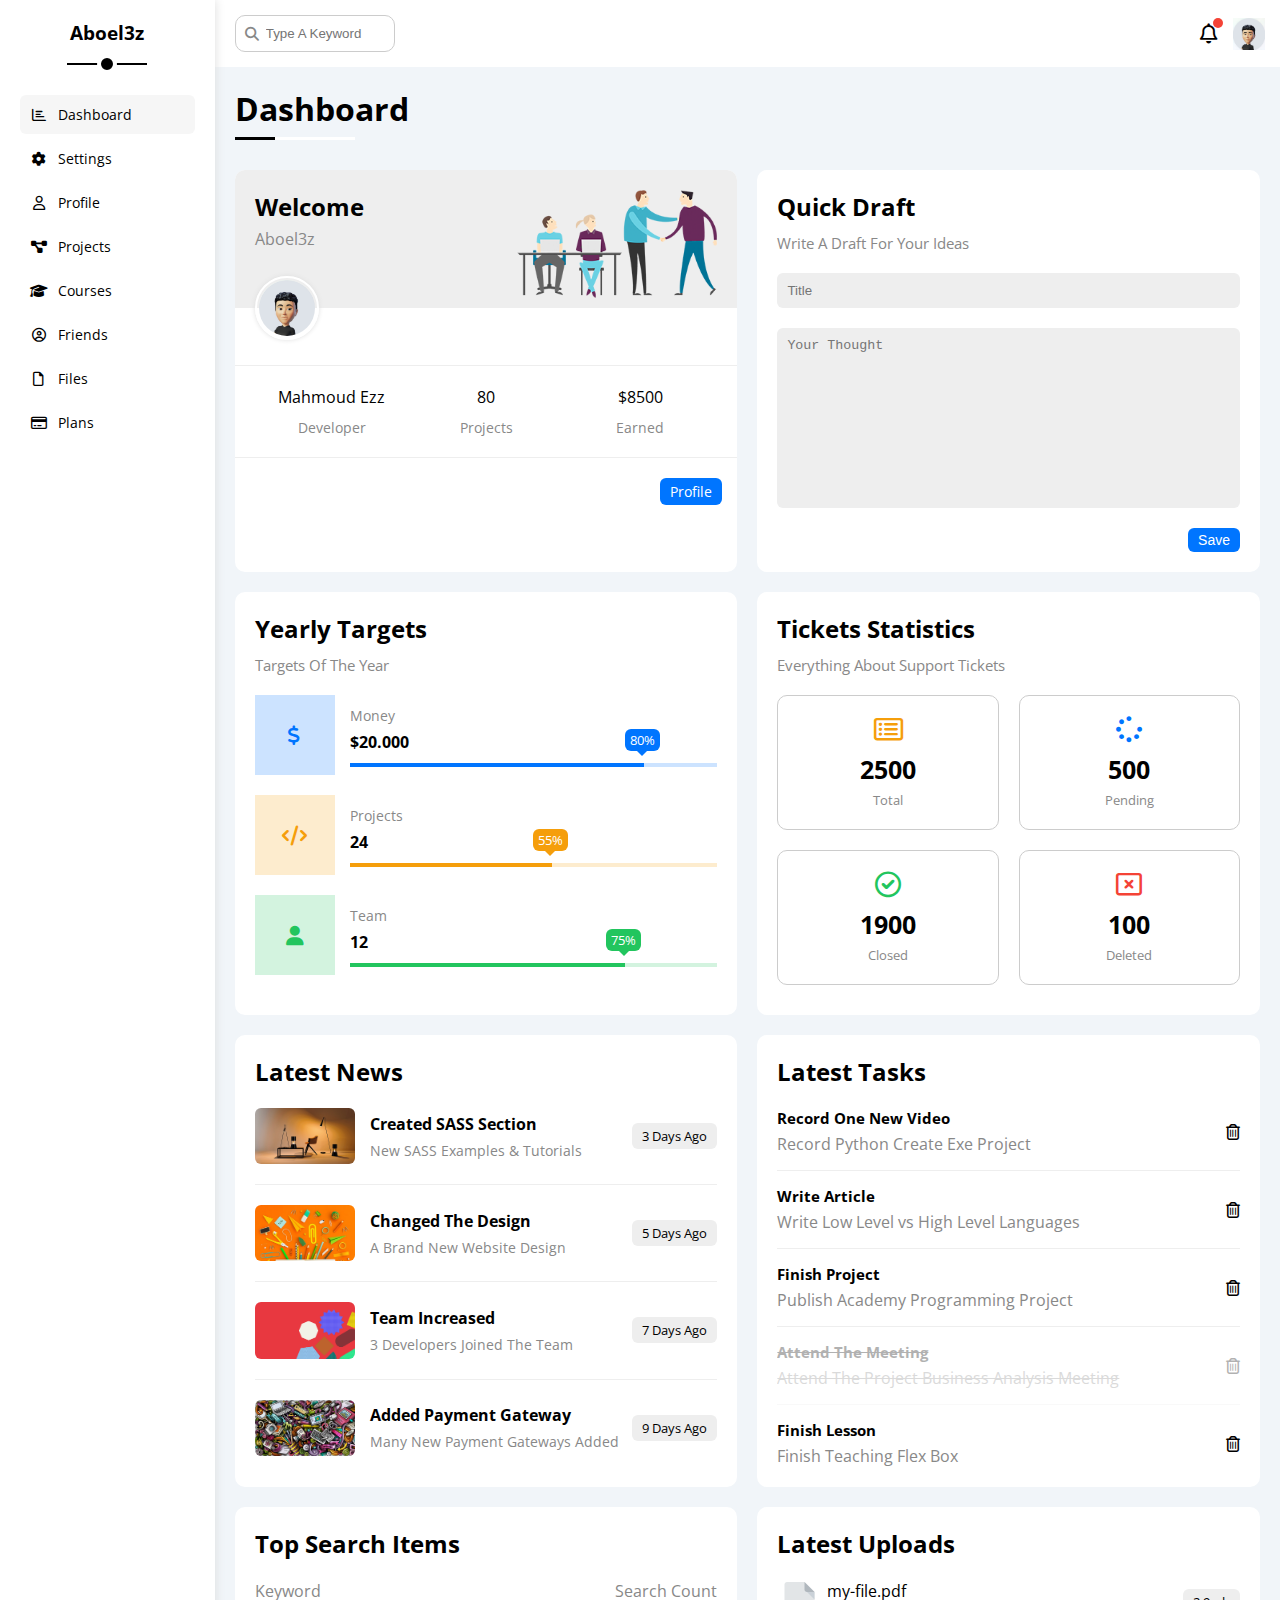
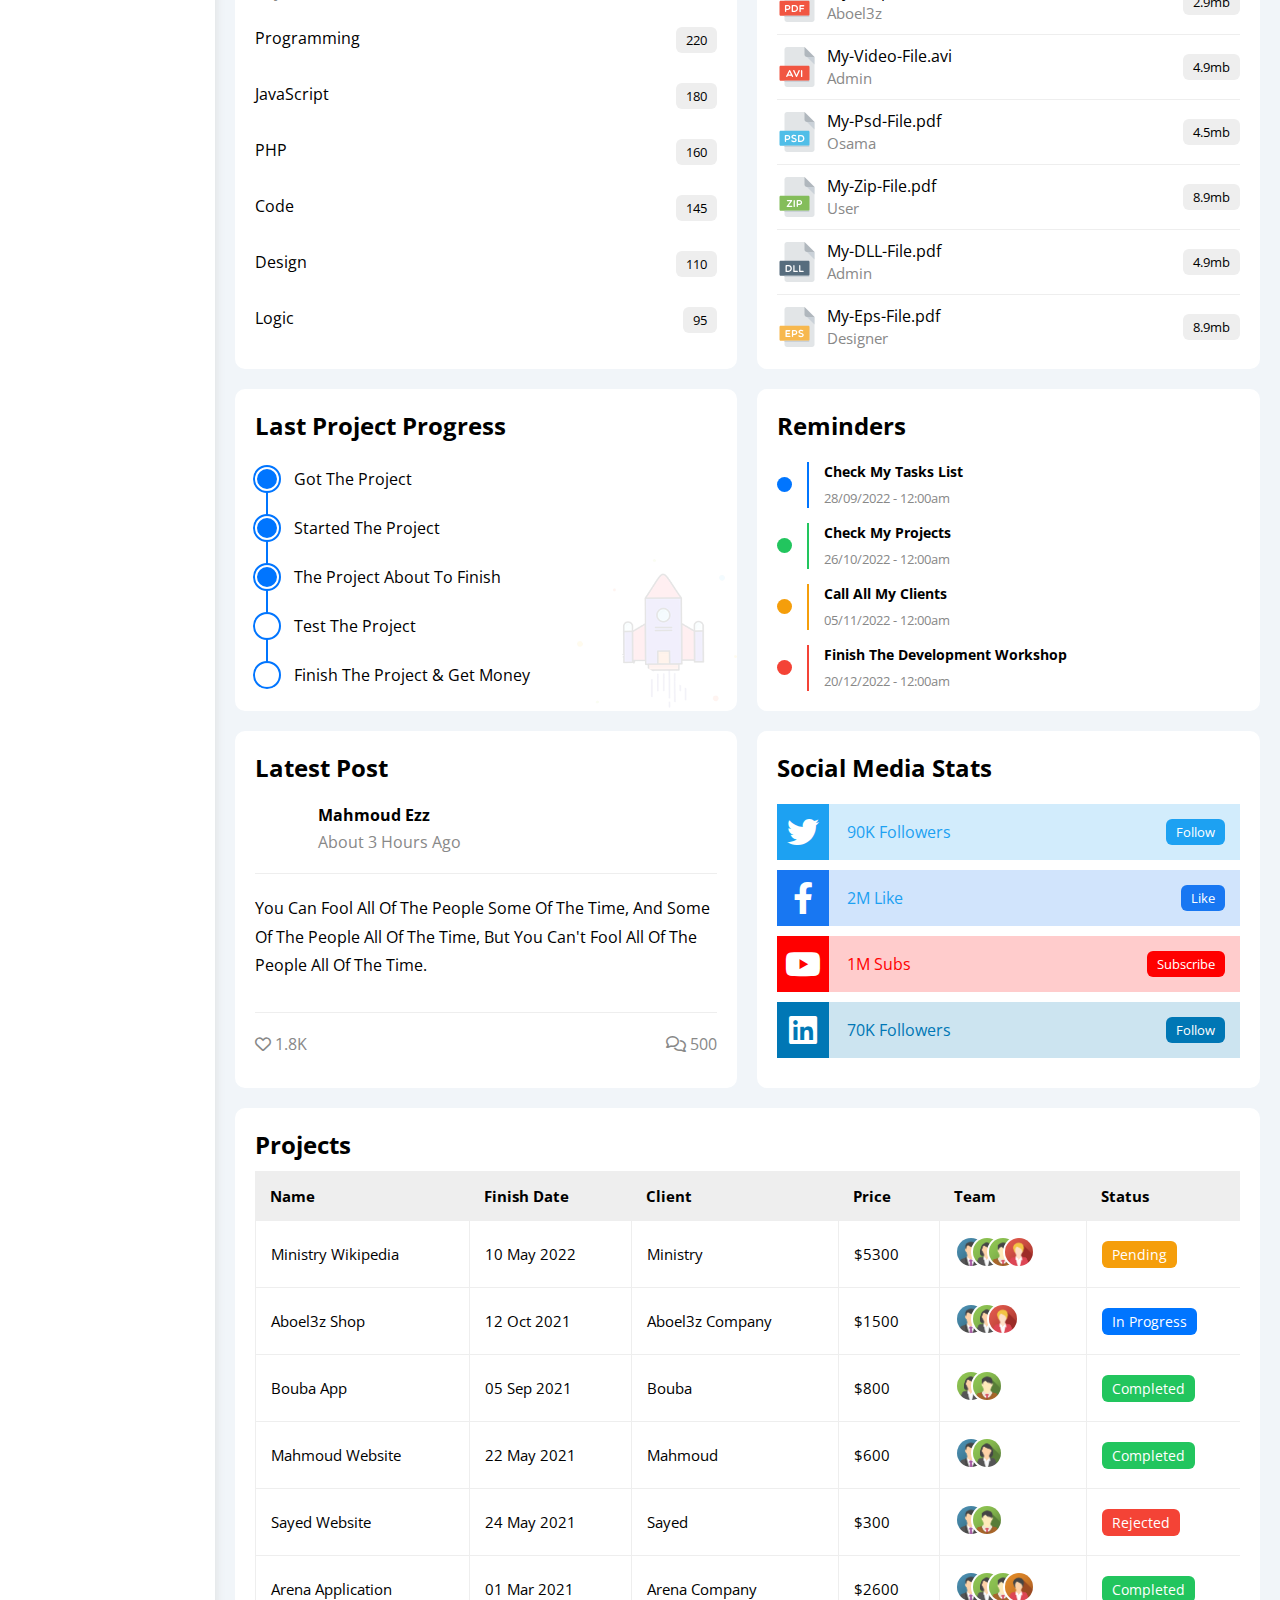
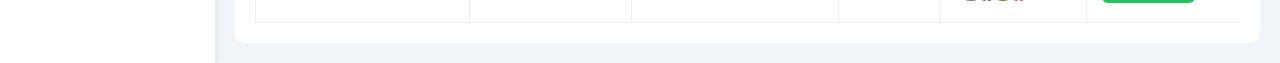
<file: index.html>
<!DOCTYPE html>
<html lang="en">
<head>
  <meta charset="UTF-8">
  <meta http-equiv="X-UA-Compatible" content="IE=edge">
  <meta name="viewport" content="width=device-width, initial-scale=1.0">
  <title>Dashboard</title>
  <!-- Framwork-css -->
  <link rel="stylesheet" href="css/framworks.css">
  <!-- main-css -->
  <link rel="stylesheet" href="css/main.css">
  <!-- all-css -->
  <link rel="stylesheet" href="css/all.min.css">
  <!-- Google Font -->
  <link rel="preconnect" href="https://fonts.googleapis.com" />
  <link rel="preconnect" href="https://fonts.gstatic.com" crossorigin />
  <link href="https://fonts.googleapis.com/css2?family=Open+Sans:wght@300;500&#038;display=swap" rel="stylesheet" />
</head>
<body>
  <div class="page d-flex">
    <div class="sidebar bg-white p-20 p-relative">
      <h3 class="p-relative txt-c mt-0">Aboel3z</h3>
      <ul>
        <li>
          <a class="active d-flex align-center fs-14 c-black rad-6 p-10" href="index.html">
            <i class="fa-regular fa-chart-bar fa-fw"></i>
            <span>Dashboard</span>
          </a>
        </li>
        <li>
          <a class="d-flex align-center fs-14 c-black rad-6 p-10" href="settings.html">
            <i class="fa-solid fa-gear fa-fw"></i>
            <span>Settings</span>
          </a>
        </li>
        <li>
          <a class="d-flex align-center fs-14 c-black rad-6 p-10" href="profile.html">
            <i class="fa-regular fa-user fa-fw"></i>
            <span>Profile</span>
          </a>
        </li>
        <li>
          <a class="d-flex align-center fs-14 c-black rad-6 p-10" href="projects.html">
            <i class="fa-solid fa-diagram-project fa-fw"></i>
            <span>Projects</span>
          </a>
        </li>
        <li>
          <a class="d-flex align-center fs-14 c-black rad-6 p-10" href="courses.html">
            <i class="fa-solid fa-graduation-cap fa-fw"></i>
            <span>Courses</span>
          </a>
        </li>
        <li>
          <a class="d-flex align-center fs-14 c-black rad-6 p-10" href="friends.html">
            <i class="fa-regular fa-circle-user fa-fw"></i>
            <span>Friends</span>
          </a>
        </li>
        <li>
          <a class="d-flex align-center fs-14 c-black rad-6 p-10" href="files.html">
            <i class="fa-regular fa-file fa-fw"></i>
            <span>Files</span>
          </a>
        </li>
        <li>
          <a class="d-flex align-center fs-14 c-black rad-6 p-10" href="plans.html">
            <i class="fa-regular fa-credit-card fa-fw"></i>
            <span>Plans</span>
          </a>
        </li>
      </ul>
    </div>
    <div class="content w-full">
      <!-- Start Head -->
      <div class="head bg-white p-15 between-flex">
        <div class="search p-relative">
          <input class="p-10" type="search" placeholder="Type A Keyword" />
        </div>
        <div class="icons d-flex align-center">
          <span class="notification p-relative">
            <i class="fa-regular fa-bell fa-lg"></i>
          </span>
          <img decoding="async" src="imgs/avatar-2.jpg" alt="" />
        </div>
      </div>
      <!-- End Head -->
      <h1 class="p-relative">Dashboard</h1>
      <div class="wrapper d-grid gap-20">
        <!-- Start Welcome Widget -->
        <div class="welcome bg-white rad-10 txt-c-mobile block-mobile">
          <div class="intro p-20 d-flex space-between bg-eee">
            <div>
              <h2 class="m-0">Welcome</h2>
              <p class="c-grey mt-5">Aboel3z</p>
            </div>
            <img decoding="async" class="hide-mobile" src="imgs/welcome.png" alt="" />
          </div>
          <img decoding="async" src="imgs/avatar-2.jpg" alt="" class="avatar" />
          <div class="body txt-c d-flex p-20 mt-20 mb-20 block-mobile">
            <div>Mahmoud Ezz<span class="d-block c-grey fs-14 mt-10">Developer</span></div>
            <div>80 <span class="d-block c-grey fs-14 mt-10">Projects</span></div>
            <div>$8500 <span class="d-block c-grey fs-14 mt-10">Earned</span></div>
          </div>
          <a href="profile.html" class="visit d-block fs-14 bg-blue c-white w-fit btn-shape">Profile</a>
        </div>
        <!-- End Welcome Widget -->
        <!-- Start Quick Draft Widget -->
        <div class="quick-draft p-20 bg-white rad-10">
          <h2 class="mt-0 mb-10">Quick Draft</h2>
          <p class="mt-0 mb-20 c-grey fs-15">Write A Draft For Your Ideas</p>
          <form>
            <input class="d-block mb-20 w-full p-10 b-none bg-eee rad-6" type="text" placeholder="Title" />
            <textarea class="d-block mb-20 w-full p-10 b-none bg-eee rad-6" placeholder="Your Thought"></textarea>
            <input class="save d-block fs-14 bg-blue c-white b-none w-fit btn-shape" type="submit" value="Save" />
          </form>
        </div>
        <!-- End Quick Draft Widget -->
        <!-- Start Targets Widget -->
        <div class="targets p-20 bg-white rad-10">
          <h2 class="mt-0 mb-10">Yearly Targets</h2>
          <p class="mt-0 mb-20 c-grey fs-15">Targets Of The Year</p>
          <div class="target-row mb-20 blue center-flex">
            <div class="icon center-flex">
              <i class="fa-solid fa-dollar-sign fa-lg c-blue"></i>
            </div>
            <div class="details">
              <span class="fs-14 c-grey">Money</span>
              <span class="d-block mt-5 mb-10 fw-bold">$20.000</span>
              <div class="progress p-relative">
                <span class="bg-blue blue" style="width: 80%">
                  <span class="bg-blue">80%</span>
                </span>
              </div>
            </div>
          </div>
          <div class="target-row mb-20 center-flex orange">
            <div class="icon center-flex">
              <i class="fa-solid fa-code fa-lg c-orange"></i>
            </div>
            <div class="details">
              <span class="fs-14 c-grey">Projects</span>
              <span class="d-block mt-5 mb-10 fw-bold">24</span>
              <div class="progress p-relative">
                <span class="bg-orange orange" style="width: 55%">
                  <span class="bg-orange">55%</span>
                </span>
              </div>
            </div>
          </div>
          <div class="target-row mb-20 center-flex green">
            <div class="icon center-flex">
              <i class="fa-solid fa-user fa-lg c-green"></i>
            </div>
            <div class="details">
              <span class="fs-14 c-grey">Team</span>
              <span class="d-block mt-5 mb-10 fw-bold">12</span>
              <div class="progress p-relative">
                <span class="bg-green green" style="width: 75%">
                  <span class="bg-green">75%</span>
                </span>
              </div>
            </div>
          </div>
        </div>
        <!-- End Targets Widget -->
        <!-- Start Ticket Widget -->
        <div class="tickets p-20 bg-white rad-10">
          <h2 class="mt-0 mb-10">Tickets Statistics</h2>
          <p class="mt-0 mb-20 c-grey fs-15">Everything About Support Tickets</p>
          <div class="d-flex txt-c gap-20 f-wrap">
            <div class="box p-20 rad-10 fs-13 c-grey">
              <i class="fa-regular fa-rectangle-list fa-2x mb-10 c-orange"></i>
              <span class="d-block c-black fw-bold fs-25 mb-5">2500</span>
              Total
            </div>
            <div class="box p-20 rad-10 fs-13 c-grey">
              <i class="fa-solid fa-spinner fa-2x mb-10 c-blue"></i>
              <span class="d-block c-black fw-bold fs-25 mb-5">500</span>
              Pending
            </div>
            <div class="box p-20 rad-10 fs-13 c-grey">
              <i class="fa-regular fa-circle-check fa-2x mb-10 c-green"></i>
              <span class="d-block c-black fw-bold fs-25 mb-5">1900</span>
              Closed
            </div>
            <div class="box p-20 rad-10 fs-13 c-grey">
              <i class="fa-regular fa-rectangle-xmark fa-2x mb-10 c-red"></i>
              <span class="d-block c-black fw-bold fs-25 mb-5">100</span>
              Deleted
            </div>
          </div>
        </div>
        <!-- End Ticket Widget -->
        <!-- Start Latest News Widget -->
        <div class="latest-news p-20 bg-white rad-10 txt-c-mobile">
          <h2 class="mt-0 mb-20">Latest News</h2>
          <div class="news-row d-flex align-center">
            <img decoding="async" src="imgs/news-01.png" alt="" />
            <div class="info">
              <h3>Created SASS Section</h3>
              <p class="m-0 fs-14 c-grey">New SASS Examples & Tutorials</p>
            </div>
            <div class="btn-shape bg-eee fs-13 label">3 Days Ago</div>
          </div>
          <div class="news-row d-flex align-center">
            <img decoding="async" src="imgs/news-02.png" alt="" />
            <div class="info">
              <h3>Changed The Design</h3>
              <p class="m-0 fs-14 c-grey">A Brand New Website Design</p>
            </div>
            <div class="btn-shape bg-eee fs-13 label">5 Days Ago</div>
          </div>
          <div class="news-row d-flex align-center">
            <img decoding="async" src="imgs/news-03.png" alt="" />
            <div class="info">
              <h3>Team Increased</h3>
              <p class="m-0 fs-14 c-grey">3 Developers Joined The Team</p>
            </div>
            <div class="btn-shape bg-eee fs-13 label">7 Days Ago</div>
          </div>
          <div class="news-row d-flex align-center">
            <img decoding="async" src="imgs/news-04.png" alt="" />
            <div class="info">
              <h3>Added Payment Gateway</h3>
              <p class="m-0 fs-14 c-grey">Many New Payment Gateways Added</p>
            </div>
            <div class="btn-shape bg-eee fs-13 label">9 Days Ago</div>
          </div>
        </div>
        <!-- End Latest News Widget -->
        <!-- Start Tasks Widget -->
        <div class="tasks p-20 bg-white rad-10">
          <h2 class="mt-0 mb-20">Latest Tasks</h2>
          <div class="task-row between-flex">
            <div class="info">
              <h3 class="mt-0 mb-5 fs-15">Record One New Video</h3>
              <p class="m-0 c-grey">Record Python Create Exe Project</p>
            </div>
            <i class="fa-regular fa-trash-can delete"></i>
          </div>
          <div class="task-row between-flex">
            <div class="info">
              <h3 class="mt-0 mb-5 fs-15">Write Article</h3>
              <p class="m-0 c-grey">Write Low Level vs High Level Languages</p>
            </div>
            <i class="fa-regular fa-trash-can delete"></i>
          </div>
          <div class="task-row between-flex">
            <div class="info">
              <h3 class="mt-0 mb-5 fs-15">Finish Project</h3>
              <p class="m-0 c-grey">Publish Academy Programming Project</p>
            </div>
            <i class="fa-regular fa-trash-can delete"></i>
          </div>
          <div class="task-row between-flex done">
            <div class="info">
              <h3 class="mt-0 mb-5 fs-15">Attend The Meeting</h3>
              <p class="m-0 c-grey">Attend The Project Business Analysis Meeting</p>
            </div>
            <i class="fa-regular fa-trash-can delete"></i>
          </div>
          <div class="task-row between-flex">
            <div class="info">
              <h3 class="mt-0 mb-5 fs-15">Finish Lesson</h3>
              <p class="m-0 c-grey">Finish Teaching Flex Box</p>
            </div>
            <i class="fa-regular fa-trash-can delete"></i>
          </div>
        </div>
        <!-- End Tasks -->
        <!-- Start Top Search Word Widget -->
        <div class="search-items p-20 bg-white rad-10">
          <h2 class="mt-0 mb-20">Top Search Items</h2>
          <div class="items-head d-flex space-between c-grey mb-10">
            <div>Keyword</div>
            <div>Search Count</div>
          </div>
          <div class="items d-flex space-between pt-15 pb-15">
            <span>Programming</span>
            <span class="bg-eee fs-13 btn-shape">220</span>
          </div>
          <div class="items d-flex space-between pt-15 pb-15">
            <span>JavaScript</span>
            <span class="bg-eee btn-shape fs-13">180</span>
          </div>
          <div class="items d-flex space-between pt-15 pb-15">
            <span>PHP</span>
            <span class="bg-eee btn-shape fs-13">160</span>
          </div>
          <div class="items d-flex space-between pt-15 pb-15">
            <span>Code</span>
            <span class="bg-eee btn-shape fs-13">145</span>
          </div>
          <div class="items d-flex space-between pt-15 pb-15">
            <span>Design</span>
            <span class="bg-eee btn-shape fs-13">110</span>
          </div>
          <div class="items d-flex space-between pt-15 pb-15">
            <span>Logic</span>
            <span class="bg-eee btn-shape fs-13">95</span>
          </div>
        </div>
        <!-- End Top Search Word Widget -->
        <!-- Start Latest Uploads Widget -->
        <div class="latest-uploads p-20 bg-white rad-10">
          <h2 class="mt-0 mb-20">Latest Uploads</h2>
          <ul>
            <li class="between-flex pb-10 mb-10">
              <div class="d-flex align-center">
                <img decoding="async" class="mr-10" src="imgs/pdf.svg" alt="" />
                <div>
                  <span class="d-block">my-file.pdf</span>
                  <span class="fs-15 c-grey">Aboel3z</span>
                </div>
              </div>
              <div class="bg-eee btn-shape fs-13">2.9mb</div>
            </li>
            <li class="between-flex pb-10 mb-10">
              <div class="d-flex align-center">
                <img decoding="async" class="mr-10" src="imgs/avi.svg" alt="" />
                <div>
                  <span class="d-block">My-Video-File.avi</span>
                  <span class="fs-15 c-grey">Admin</span>
                </div>
              </div>
              <div class="bg-eee btn-shape fs-13">4.9mb</div>
            </li>
            <li class="between-flex pb-10 mb-10">
              <div class="d-flex align-center">
                <img decoding="async" class="mr-10" src="imgs/psd.svg" alt="" />
                <div>
                  <span class="d-block">My-Psd-File.pdf</span>
                  <span class="fs-15 c-grey">Osama</span>
                </div>
              </div>
              <div class="bg-eee btn-shape fs-13">4.5mb</div>
            </li>
            <li class="between-flex pb-10 mb-10">
              <div class="d-flex align-center">
                <img decoding="async" class="mr-10" src="imgs/zip.svg" alt="" />
                <div>
                  <span class="d-block">My-Zip-File.pdf</span>
                  <span class="fs-15 c-grey">User</span>
                </div>
              </div>
              <div class="bg-eee btn-shape fs-13">8.9mb</div>
            </li>
            <li class="between-flex pb-10 mb-10">
              <div class="d-flex align-center">
                <img decoding="async" class="mr-10" src="imgs/dll.svg" alt="" />
                <div>
                  <span class="d-block">My-DLL-File.pdf</span>
                  <span class="fs-15 c-grey">Admin</span>
                </div>
              </div>
              <div class="bg-eee btn-shape fs-13">4.9mb</div>
            </li>
            <li class="between-flex">
              <div class="d-flex align-center">
                <img decoding="async" class="mr-10" src="imgs/eps.svg" alt="" />
                <div>
                  <span class="d-block">My-Eps-File.pdf</span>
                  <span class="fs-15 c-grey">Designer</span>
                </div>
              </div>
              <div class="bg-eee btn-shape fs-13">8.9mb</div>
            </li>
          </ul>
        </div>
        <!-- End Latest Uploads Widget -->
        <!-- Start Last Project Progress Widget -->
        <div class="last-project p-20 bg-white rad-10 p-relative">
          <h2 class="mt-0 mb-20">Last Project Progress</h2>
          <ul class="m-0 p-relative">
            <li class="mt-25 d-flex align-center done">Got The Project</li>
            <li class="mt-25 d-flex align-center done">Started The Project</li>
            <li class="mt-25 d-flex align-center done">The Project About To Finish</li>
            <li class="mt-25 d-flex align-center current">Test The Project</li>
            <li class="mt-25 d-flex align-center">Finish The Project & Get Money</li>
          </ul>
          <img decoding="async" class="launch-icon hide-mobile" src="imgs/project.png" alt="" />
        </div>
        <!-- End Last Project Progress Widget -->
        <!-- Start Reminders Widget -->
        <div class="reminders p-20 bg-white rad-10 p-relative">
          <h2 class="mt-0 mb-25">Reminders</h2>
          <ul>
            <li class="d-flex align-center mt-15">
              <span class="key bg-blue mr-15 d-block rad-half"></span>
              <div class="pl-15 blue">
                <p class="fs-14 fw-bold mt-0 mb-5">Check My Tasks List</p>
                <span class="fs-13 c-grey">28/09/2022 - 12:00am</span>
              </div>
            </li>
            <li class="d-flex align-center mt-15">
              <span class="key bg-green mr-15 d-block rad-half"></span>
              <div class="pl-15 green">
                <p class="fs-14 fw-bold mt-0 mb-5">Check My Projects</p>
                <span class="fs-13 c-grey">26/10/2022 - 12:00am</span>
              </div>
            </li>
            <li class="d-flex align-center mt-15">
              <span class="key bg-orange mr-15 d-block rad-half"></span>
              <div class="pl-15 orange">
                <p class="fs-14 fw-bold mt-0 mb-5">Call All My Clients</p>
                <span class="fs-13 c-grey">05/11/2022 - 12:00am</span>
              </div>
            </li>
            <li class="d-flex align-center mt-15">
              <span class="key bg-red mr-15 d-block rad-half"></span>
              <div class="pl-15 red">
                <p class="fs-14 fw-bold mt-0 mb-5">Finish The Development Workshop</p>
                <span class="fs-13 c-grey">20/12/2022 - 12:00am</span>
              </div>
            </li>
          </ul>
        </div>
        <!-- End Reminders Widget -->
        <!-- Start Latest Post Widget -->
        <div class="latest-post p-20 bg-white rad-10 p-relative">
          <h2 class="mt-0 mb-25">Latest Post</h2>
          <div class="top d-flex align-center">
            <img decoding="async" class="avatar mr-15" src="imgs/avatar.png" alt="" />
            <div class="info">
              <span class="d-block mb-5 fw-bold">Mahmoud Ezz</span>
              <span class="c-grey">About 3 Hours Ago</span>
            </div>
          </div>
          <div class="post-content txt-c-mobile pt-20 pb-20 mt-20 mb-20">
            You can fool all of the people some of the time, and some of the people all of the time, but you can't
            fool all of the people all of the time.
          </div>
          <div class="post-stats between-flex c-grey">
            <div>
              <i class="fa-regular fa-heart"></i>
              <span>1.8K</span>
            </div>
            <div>
              <i class="fa-regular fa-comments"></i>
              <span>500</span>
            </div>
          </div>
        </div>
        <!-- End Latest Post Widget -->
        <!-- Start Social Media Stats Widget -->
        <div class="social-media p-20 bg-white rad-10 p-relative">
          <h2 class="mt-0 mb-25">Social Media Stats</h2>
          <div class="box twitter p-15 p-relative mb-10 between-flex">
            <i class="fa-brands fa-twitter fa-2x c-white h-full center-flex"></i>
            <span>90K Followers</span>
            <a class="fs-13 c-white btn-shape" href="#">Follow</a>
          </div>
          <div class="box facebook p-15 p-relative mb-10 between-flex">
            <i class="fa-brands fa-facebook-f fa-2x c-white h-full center-flex"></i>
            <span>2M Like</span>
            <a class="fs-13 c-white btn-shape" href="#">Like</a>
          </div>
          <div class="box youtube p-15 p-relative mb-10 between-flex">
            <i class="fa-brands fa-youtube fa-2x c-white h-full center-flex"></i>
            <span>1M Subs</span>
            <a class="fs-13 c-white btn-shape" href="#">Subscribe</a>
          </div>
          <div class="box linkedin p-15 p-relative mb-10 between-flex">
            <i class="fa-brands fa-linkedin fa-2x c-white h-full center-flex"></i>
            <span>70K Followers</span>
            <a class="fs-13 c-white btn-shape" href="#">Follow</a>
          </div>
        </div>
        <!-- Start End Media Stats Widget -->
      </div>
      <!-- Start Projects Table -->
      <div class="projects main-div m-20">
        <h2 class="mt-0 mb-10">Projects</h2>
        <div class="responsive-table">
          <table class="fs-15 w-full">
            <thead>
              <tr>
                <td>Name</td>
                <td>Finish Date</td>
                <td>Client</td>
                <td>Price</td>
                <td>Team</td>
                <td>Status</td>
              </tr>
            </thead>
            <tbody>
              <tr>
                <td>Ministry Wikipedia</td>
                <td>10 May 2022</td>
                <td>Ministry</td>
                <td>$5300</td>
                <td>
                  <img decoding="async" src="imgs/team-01.png" alt="" />
                  <img decoding="async" src="imgs/team-02.png" alt="" />
                  <img decoding="async" src="imgs/team-03.png" alt="" />
                  <img decoding="async" src="imgs/team-05.png" alt="" />
                </td>
                <td>
                  <span class="label btn-shape bg-orange c-white">Pending</span>
                </td>
              </tr>
              <tr>
                <td>Aboel3z Shop</td>
                <td>12 Oct 2021</td>
                <td>Aboel3z Company</td>
                <td>$1500</td>
                <td>
                  <img decoding="async" src="imgs/team-01.png" alt="" />
                  <img decoding="async" src="imgs/team-02.png" alt="" />
                  <img decoding="async" src="imgs/team-05.png" alt="" />
                </td>
                <td><span class="label btn-shape bg-blue c-white">In Progress</span></td>
              </tr>
              <tr>
                <td>Bouba App</td>
                <td>05 Sep 2021</td>
                <td>Bouba</td>
                <td>$800</td>
                <td>
                  <img decoding="async" src="imgs/team-02.png" alt="" />
                  <img decoding="async" src="imgs/team-03.png" alt="" />
                </td>
                <td><span class="label btn-shape bg-green c-white">Completed</span></td>
              </tr>
              <tr>
                <td>Mahmoud Website</td>
                <td>22 May 2021</td>
                <td>Mahmoud</td>
                <td>$600</td>
                <td>
                  <img decoding="async" src="imgs/team-01.png" alt="" />
                  <img decoding="async" src="imgs/team-02.png" alt="" />
                </td>
                <td><span class="label btn-shape bg-green c-white">Completed</span></td>
              </tr>
              <tr>
                <td>Sayed Website</td>
                <td>24 May 2021</td>
                <td>Sayed</td>
                <td>$300</td>
                <td>
                  <img decoding="async" src="imgs/team-01.png" alt="" />
                  <img decoding="async" src="imgs/team-03.png" alt="" />
                </td>
                <td><span class="label btn-shape bg-red c-white">Rejected</span></td>
              </tr>
              <tr>
                <td>Arena Application</td>
                <td>01 Mar 2021</td>
                <td>Arena Company</td>
                <td>$2600</td>
                <td>
                  <img decoding="async" src="imgs/team-01.png" alt="" />
                  <img decoding="async" src="imgs/team-02.png" alt="" />
                  <img decoding="async" src="imgs/team-03.png" alt="" />
                  <img decoding="async" src="imgs/team-04.png" alt="" />
                </td>
                <td><span class="label btn-shape bg-green c-white">Completed</span></td>
              </tr>
            </tbody>
          </table>
        </div>
      </div>
      <!-- End Projects Table -->
    </div>
  </div>
</body>
</html>
</file>
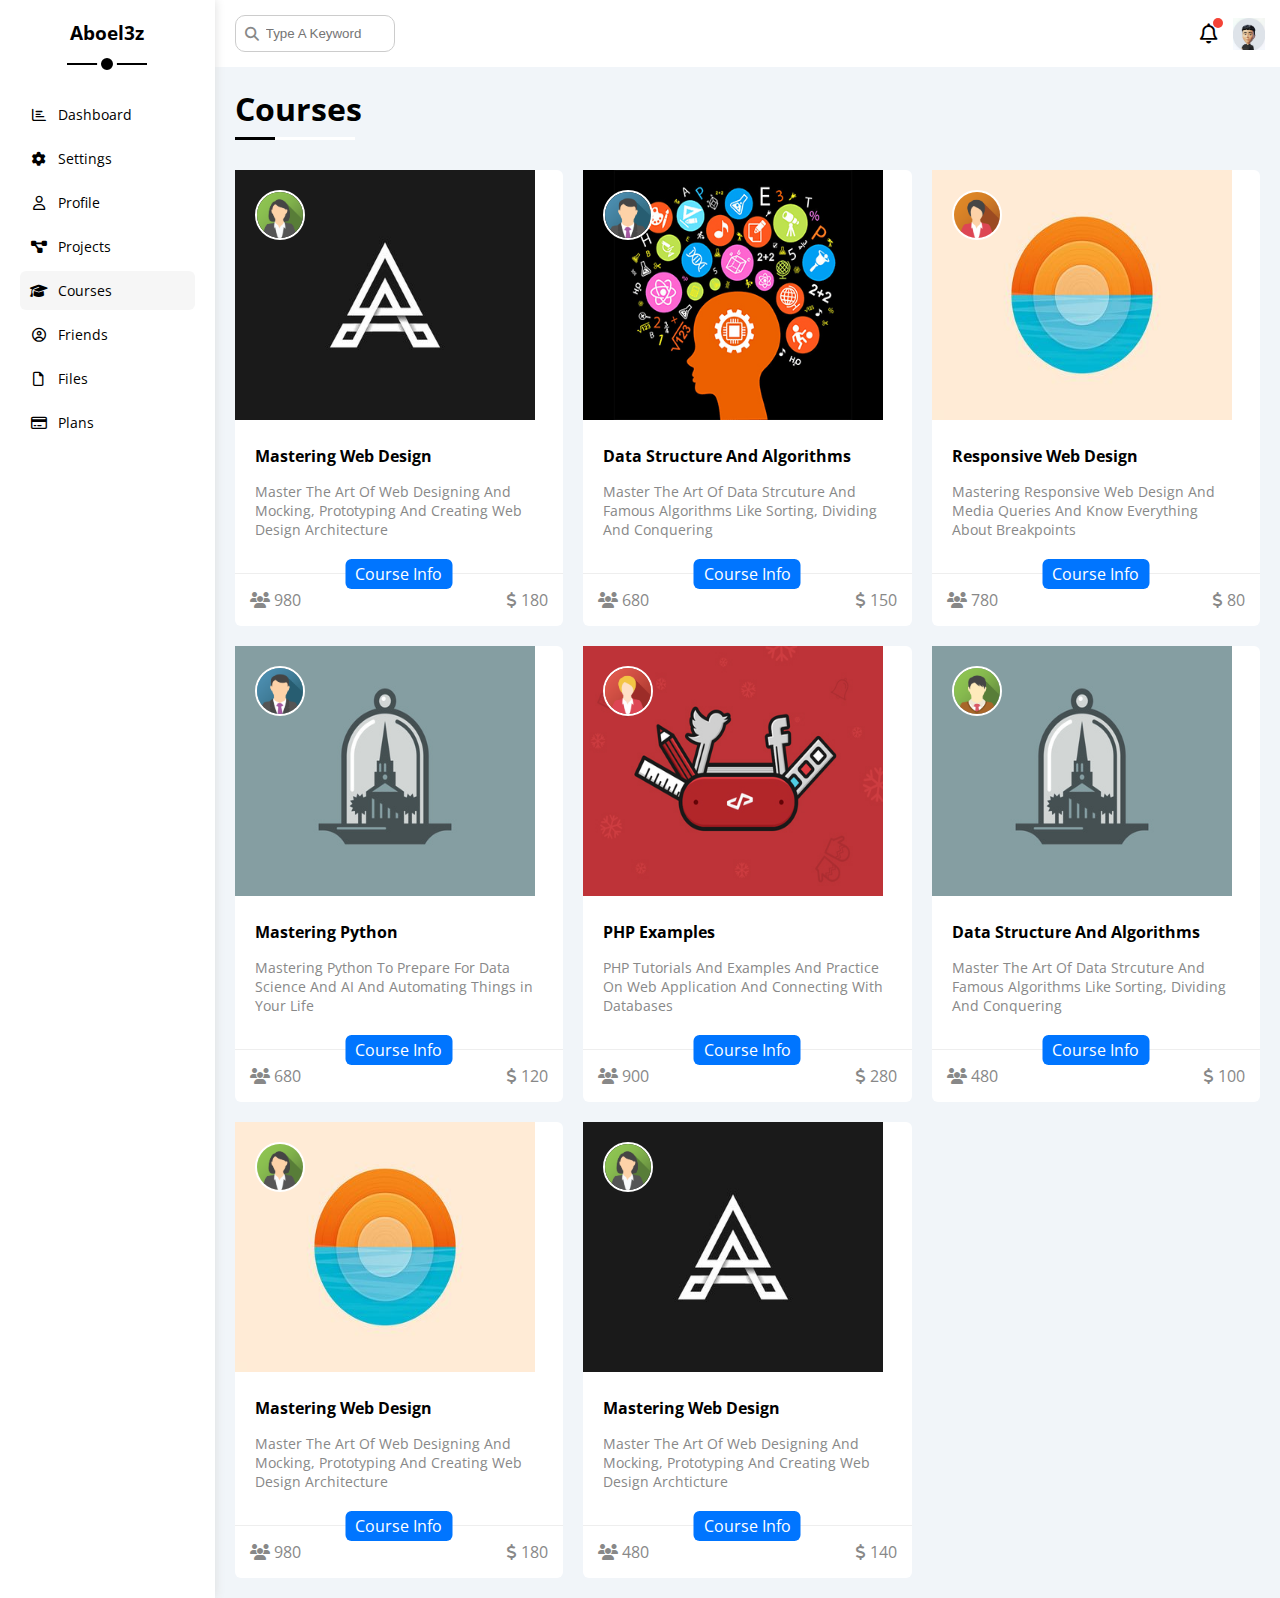
<file: courses.html>
<!DOCTYPE html>
<html lang="en">
<head>
  <meta charset="UTF-8">
  <meta http-equiv="X-UA-Compatible" content="IE=edge">
  <meta name="viewport" content="width=device-width, initial-scale=1.0">
  <title>Courses</title>
  <!-- Framwork-css -->
  <link rel="stylesheet" href="css/framworks.css">
  <!-- main-css -->
  <link rel="stylesheet" href="css/main.css">
  <!-- all-css -->
  <link rel="stylesheet" href="css/all.min.css">
  <!-- Google Font -->
  <link rel="preconnect" href="https://fonts.googleapis.com" />
  <link rel="preconnect" href="https://fonts.gstatic.com" crossorigin />
  <link href="https://fonts.googleapis.com/css2?family=Open+Sans:wght@300;500&#038;display=swap" rel="stylesheet" />
</head>
<body>
  <div class="page d-flex">
    <div class="sidebar bg-white p-20 p-relative">
      <h3 class="p-relative txt-c mt-0">Aboel3z</h3>
      <ul>
        <li>
          <a class="d-flex align-center fs-14 c-black rad-6 p-10" href="index.html">
            <i class="fa-regular fa-chart-bar fa-fw"></i>
            <span>Dashboard</span>
          </a>
        </li>
        <li>
          <a class="   d-flex align-center fs-14 c-black rad-6 p-10" href="settings.html">
            <i class="fa-solid fa-gear fa-fw"></i>
            <span>Settings</span>
          </a>
        </li>
        <li>
          <a class="  d-flex align-center fs-14 c-black rad-6 p-10" href="profile.html">
            <i class="fa-regular fa-user fa-fw"></i>
            <span>Profile</span>
          </a>
        </li>
        <li>
          <a class="  d-flex align-center fs-14 c-black rad-6 p-10" href="projects.html">
            <i class="fa-solid fa-diagram-project fa-fw"></i>
            <span>Projects</span>
          </a>
        </li>
        <li>
          <a class="active d-flex align-center fs-14 c-black rad-6 p-10" href="courses.html">
            <i class="fa-solid fa-graduation-cap fa-fw"></i>
            <span>Courses</span>
          </a>
        </li>
        <li>
          <a class="d-flex align-center fs-14 c-black rad-6 p-10" href="friends.html">
            <i class="fa-regular fa-circle-user fa-fw"></i>
            <span>Friends</span>
          </a>
        </li>
        <li>
          <a class="d-flex align-center fs-14 c-black rad-6 p-10" href="files.html">
            <i class="fa-regular fa-file fa-fw"></i>
            <span>Files</span>
          </a>
        </li>
        <li>
          <a class="d-flex align-center fs-14 c-black rad-6 p-10" href="plans.html">
            <i class="fa-regular fa-credit-card fa-fw"></i>
            <span>Plans</span>
          </a>
        </li>
      </ul>
    </div>
    <div class="content w-full">
            <!-- Start Head -->
      <div class="head bg-white p-15 between-flex">
        <div class="search p-relative">
          <input class="p-10" type="search" placeholder="Type A Keyword" />
        </div>
        <div class="icons d-flex align-center">
          <span class="notification p-relative">
            <i class="fa-regular fa-bell fa-lg"></i>
          </span>
          <img decoding="async" src="imgs/avatar-2.jpg" alt="" />
        </div>
      </div>
      <!-- End Head -->
      <h1 class="p-relative">Courses</h1>
      <div class="courses-page d-grid m-20 gap-20">
        <div class="courses bg-white rad-6 p-relative">
          <img class="cover" src="imgs/course-01.jpg" alt="">
          <img class="instructor" src="imgs/team-02.png" alt="">
          <div class="p-20">
            <h4 class="m-0">Mastering Web Design</h4>
            <p class="description mt-15 c-grey fs-14">Master The Art Of Web Designing And Mocking, Prototyping And Creating Web Design Architecture</p>
          </div>
          <div class="info p-relative p-15 between-flex"> 
            <span class="title btn-shape bg-blue c-white">Course Info</span>
            <span class="c-grey">
              <i class="fa-solid fa-users"></i>
              980
            </span>
            <span class="c-grey">
              <i class="fa-solid fa-dollar-sign"></i>
              180
            </span>
          </div>
        </div>
        <div class="courses bg-white rad-6 p-relative">
          <img class="cover" src="imgs/course-02.jpg" alt="">
          <img class="instructor" src="imgs/team-01.png" alt="">
          <div class="p-20">
            <h4 class="m-0">Data Structure And Algorithms</h4>
            <p class="description mt-15 c-grey fs-14">Master The Art Of Data Strcuture And Famous Algorithms Like Sorting, Dividing And Conquering</p>
          </div>
          <div class="info p-relative p-15 between-flex"> 
            <span class="title btn-shape bg-blue c-white">Course Info</span>
            <span class="c-grey">
              <i class="fa-solid fa-users"></i>
              680
            </span>
            <span class="c-grey">
              <i class="fa-solid fa-dollar-sign"></i>
              150
            </span>
          </div>
        </div>
        <div class="courses bg-white rad-6 p-relative">
          <img class="cover" src="imgs/course-03.jpg" alt="">
          <img class="instructor" src="imgs/team-04.png" alt="">
          <div class="p-20">
            <h4 class="m-0">Responsive Web Design</h4>
            <p class="description mt-15 c-grey fs-14">Mastering Responsive Web Design And Media Queries And Know Everything About Breakpoints</p>
          </div>
          <div class="info p-relative p-15 between-flex"> 
            <span class="title btn-shape bg-blue c-white">Course Info</span>
            <span class="c-grey">
              <i class="fa-solid fa-users"></i>
              780
            </span>
            <span class="c-grey">
              <i class="fa-solid fa-dollar-sign"></i>
              80
            </span>
          </div>
        </div>
        <div class="courses bg-white rad-6 p-relative">
          <img class="cover" src="imgs/course-04.jpg" alt="">
          <img class="instructor" src="imgs/team-01.png" alt="">
          <div class="p-20">
            <h4 class="m-0">Mastering Python</h4>
            <p class="description mt-15 c-grey fs-14">Mastering Python To Prepare For Data Science And AI And Automating Things in Your Life</p>
          </div>
          <div class="info p-relative p-15 between-flex"> 
            <span class="title btn-shape bg-blue c-white">Course Info</span>
            <span class="c-grey">
              <i class="fa-solid fa-users"></i>
              680
            </span>
            <span class="c-grey">
              <i class="fa-solid fa-dollar-sign"></i>
              120
            </span>
          </div>
        </div>
        <div class="courses bg-white rad-6 p-relative">
          <img class="cover" src="imgs/course-05.jpg" alt="">
          <img class="instructor" src="imgs/team-05.png" alt="">
          <div class="p-20">
            <h4 class="m-0">PHP Examples</h4>
            <p class="description mt-15 c-grey fs-14">PHP Tutorials And Examples And Practice On Web Application And Connecting With Databases</p>
          </div>
          <div class="info p-relative p-15 between-flex"> 
            <span class="title btn-shape bg-blue c-white">Course Info</span>
            <span class="c-grey">
              <i class="fa-solid fa-users"></i>
              900
            </span>
            <span class="c-grey">
              <i class="fa-solid fa-dollar-sign"></i>
              280
            </span>
          </div>
        </div>
        <div class="courses bg-white rad-6 p-relative">
          <img class="cover" src="imgs/course-04.jpg" alt="">
          <img class="instructor" src="imgs/team-03.png" alt="">
          <div class="p-20">
            <h4 class="m-0">Data Structure And Algorithms</h4>
            <p class="description mt-15 c-grey fs-14">Master The Art Of Data Strcuture And Famous Algorithms Like Sorting, Dividing And Conquering</p>
          </div>
          <div class="info p-relative p-15 between-flex"> 
            <span class="title btn-shape bg-blue c-white">Course Info</span>
            <span class="c-grey">
              <i class="fa-solid fa-users"></i>
              480
            </span>
            <span class="c-grey">
              <i class="fa-solid fa-dollar-sign"></i>
              100
            </span>
          </div>
        </div>
        <div class="courses bg-white rad-6 p-relative">
          <img class="cover" src="imgs/course-03.jpg" alt="">
          <img class="instructor" src="imgs/team-02.png" alt="">
          <div class="p-20">
            <h4 class="m-0">Mastering Web Design</h4>
            <p class="description mt-15 c-grey fs-14">Master The Art Of Web Designing And Mocking, Prototyping And Creating Web Design Architecture</p>
          </div>
          <div class="info p-relative p-15 between-flex"> 
            <span class="title btn-shape bg-blue c-white">Course Info</span>
            <span class="c-grey">
              <i class="fa-solid fa-users"></i>
              980
            </span>
            <span class="c-grey">
              <i class="fa-solid fa-dollar-sign"></i>
              180
            </span>
          </div>
        </div>
        <div class="courses bg-white rad-6 p-relative">
          <img class="cover" src="imgs/course-01.jpg" alt="">
          <img class="instructor" src="imgs/team-02.png" alt="">
          <div class="p-20">
            <h4 class="m-0">Mastering Web Design</h4>
            <p class="description mt-15 c-grey fs-14">Master The Art Of Web Designing And Mocking, Prototyping And Creating Web Design Archticture</p>
          </div>
          <div class="info p-relative p-15 between-flex"> 
            <span class="title btn-shape bg-blue c-white">Course Info</span>
            <span class="c-grey">
              <i class="fa-solid fa-users"></i>
              480
            </span>
            <span class="c-grey">
              <i class="fa-solid fa-dollar-sign"></i>
              140
            </span>
          </div>
        </div>
      </div>
    </div>
  </div>
</body>
</html>
</file>
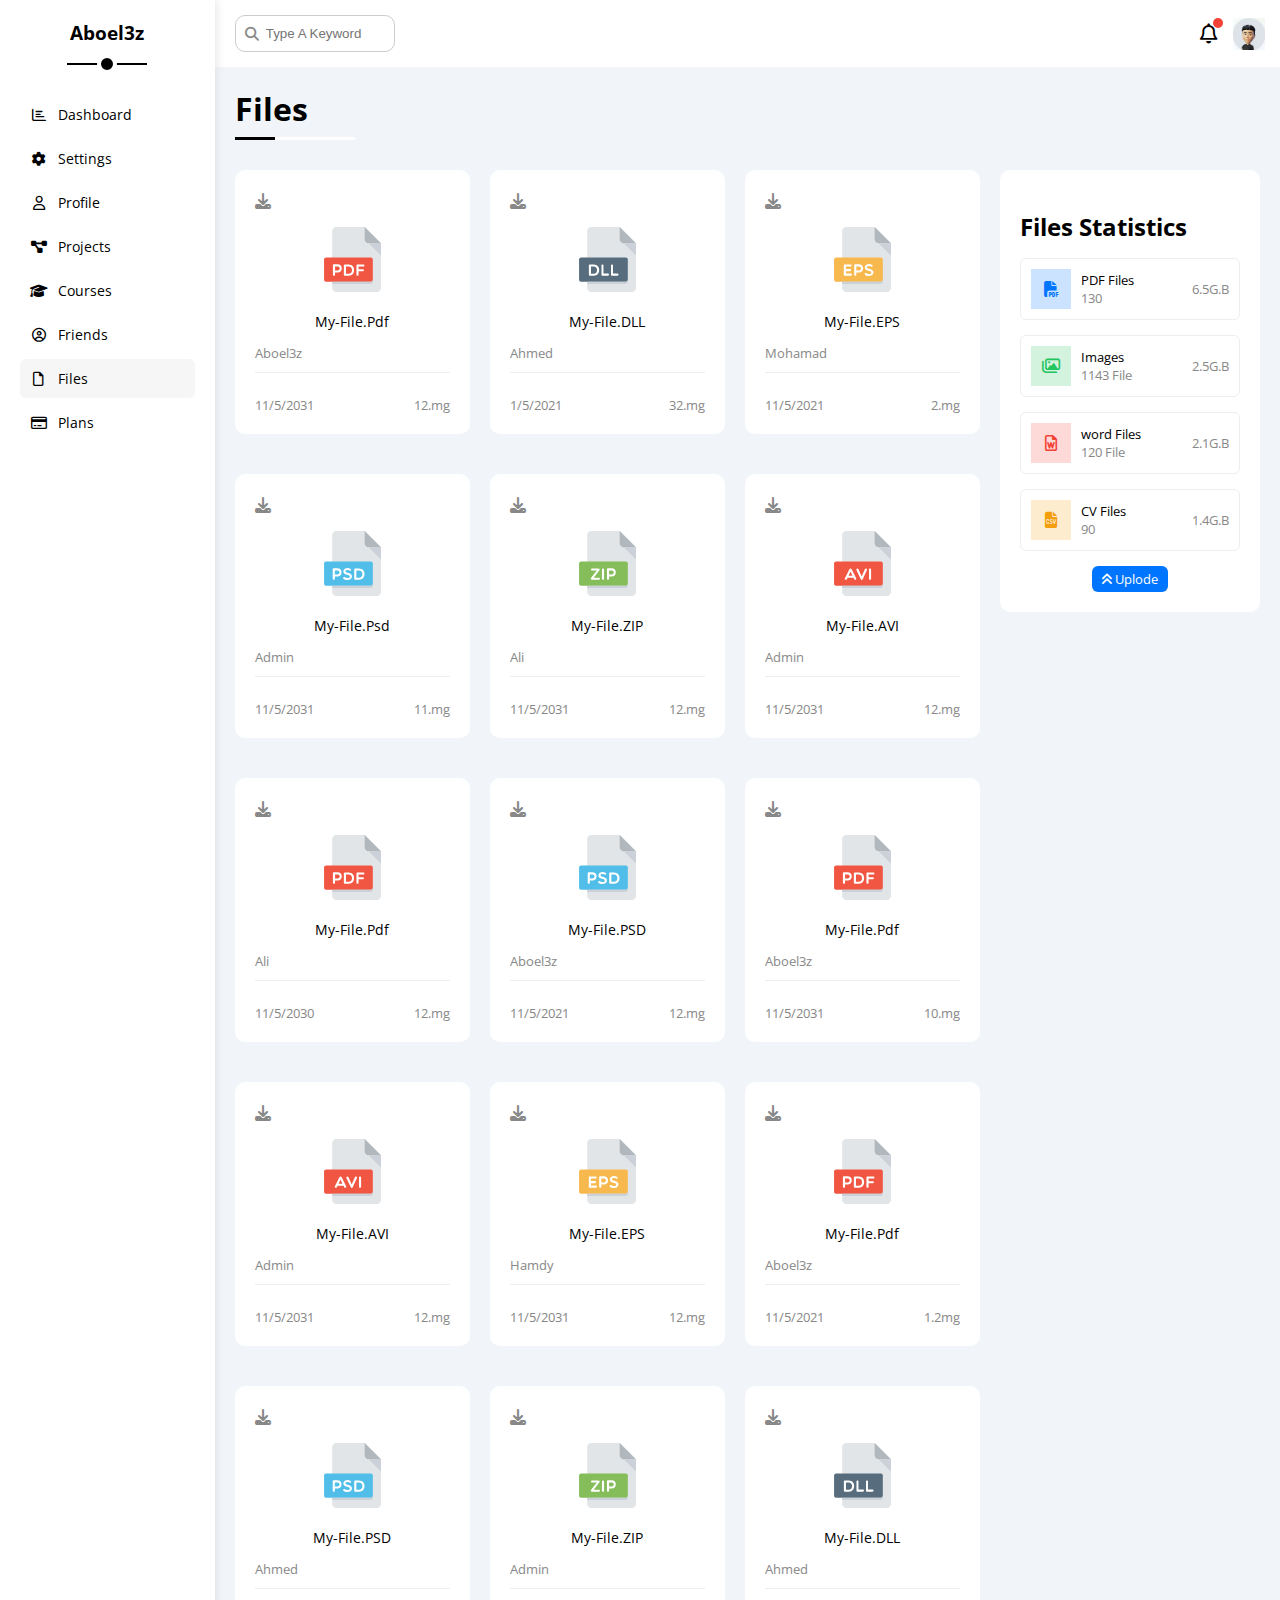
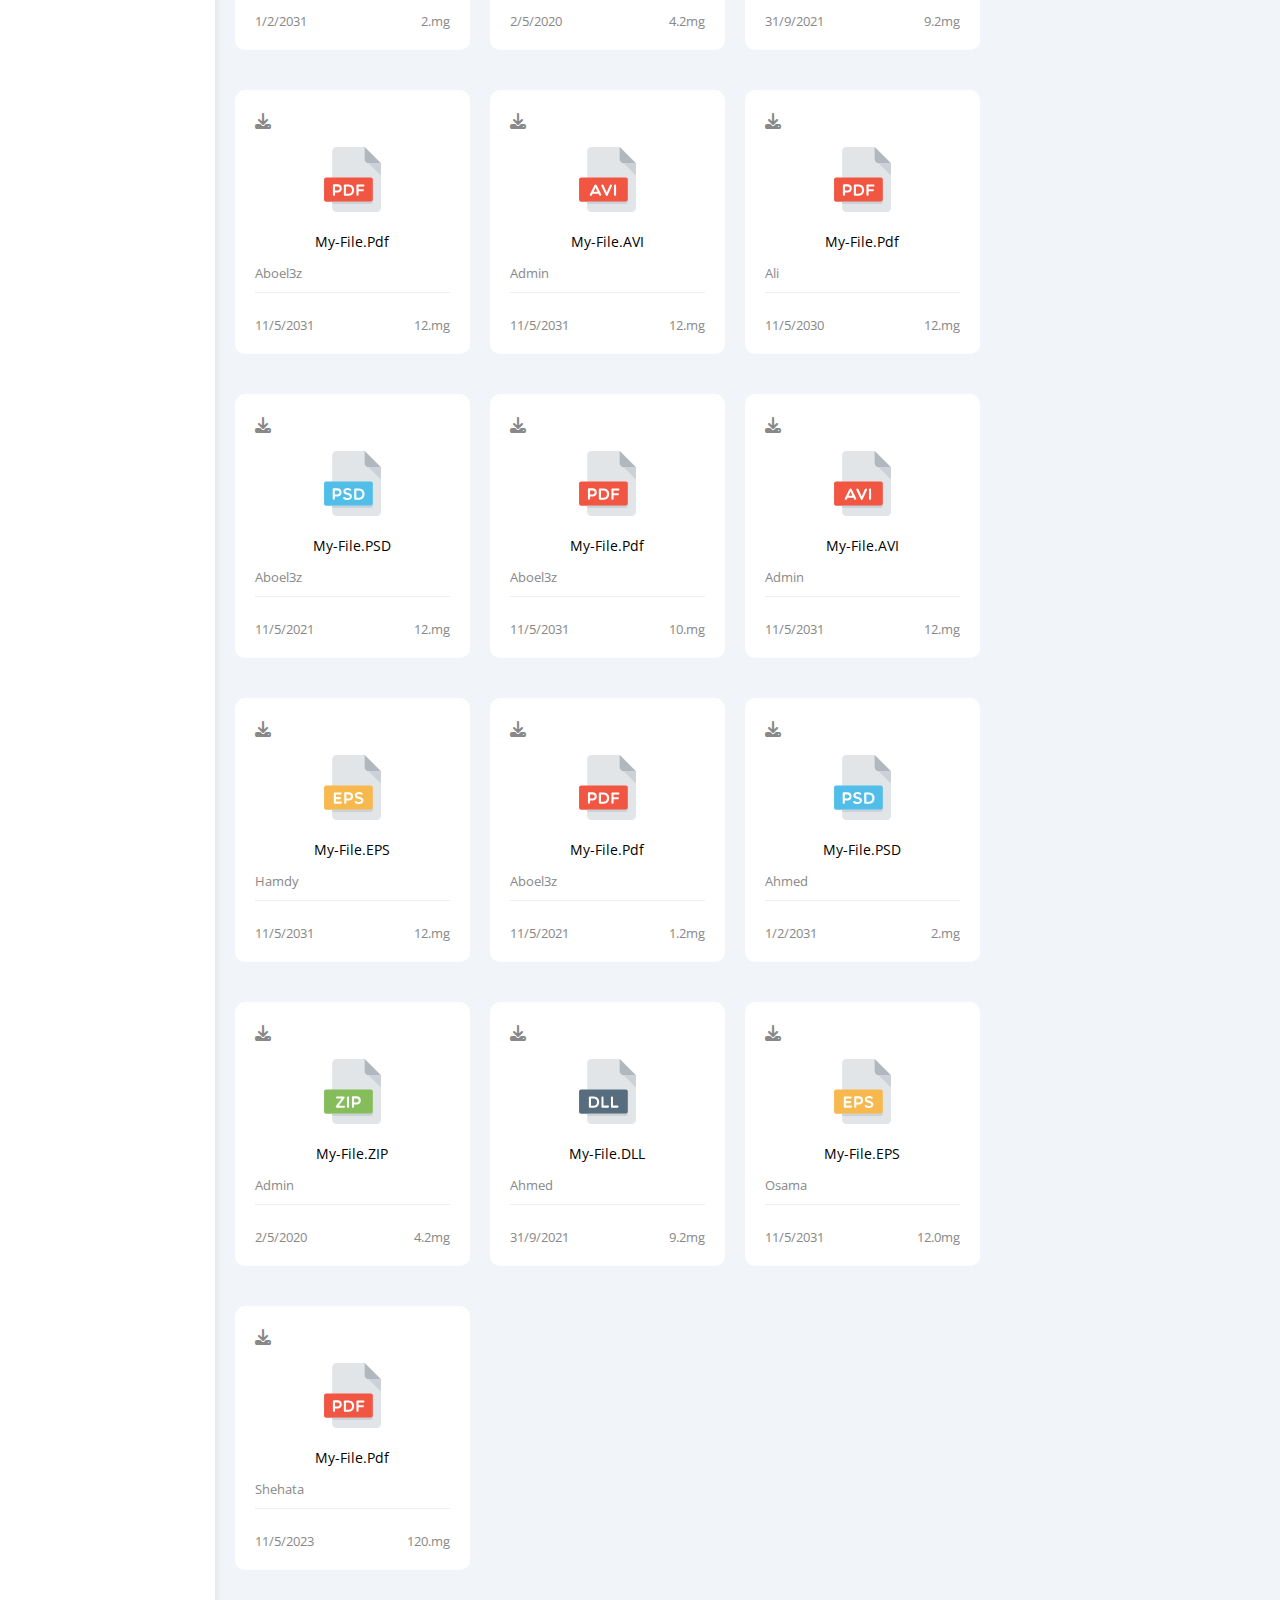
<file: files.html>
<!DOCTYPE html>
<html lang="en">
<head>
  <meta charset="UTF-8">
  <meta http-equiv="X-UA-Compatible" content="IE=edge">
  <meta name="viewport" content="width=device-width, initial-scale=1.0">
  <title>Files</title>
  <!-- Framwork-css -->
  <link rel="stylesheet" href="css/framworks.css">
  <!-- main-css -->
  <link rel="stylesheet" href="css/main.css">
  <!-- all-css -->
  <link rel="stylesheet" href="css/all.min.css">
  <!-- Google Font -->
  <link rel="preconnect" href="https://fonts.googleapis.com" />
  <link rel="preconnect" href="https://fonts.gstatic.com" crossorigin />
  <link href="https://fonts.googleapis.com/css2?family=Open+Sans:wght@300;500&#038;display=swap" rel="stylesheet" />
</head>
<body>
  <div class="page d-flex">
    <div class="sidebar bg-white p-20 p-relative">
      <h3 class="p-relative txt-c mt-0">Aboel3z</h3>
      <ul>
        <li>
          <a class="d-flex align-center fs-14 c-black rad-6 p-10" href="index.html">
            <i class="fa-regular fa-chart-bar fa-fw"></i>
            <span>Dashboard</span>
          </a>
        </li>
        <li>
          <a class="   d-flex align-center fs-14 c-black rad-6 p-10" href="settings.html">
            <i class="fa-solid fa-gear fa-fw"></i>
            <span>Settings</span>
          </a>
        </li>
        <li>
          <a class="  d-flex align-center fs-14 c-black rad-6 p-10" href="profile.html">
            <i class="fa-regular fa-user fa-fw"></i>
            <span>Profile</span>
          </a>
        </li>
        <li>
          <a class="  d-flex align-center fs-14 c-black rad-6 p-10" href="projects.html">
            <i class="fa-solid fa-diagram-project fa-fw"></i>
            <span>Projects</span>
          </a>
        </li>
        <li>
          <a class=" d-flex align-center fs-14 c-black rad-6 p-10" href="courses.html">
            <i class="fa-solid fa-graduation-cap fa-fw"></i>
            <span>Courses</span>
          </a>
        </li>
        <li>
          <a class="  d-flex align-center fs-14 c-black rad-6 p-10" href="friends.html">
            <i class="fa-regular fa-circle-user fa-fw"></i>
            <span>Friends</span>
          </a>
        </li>
        <li>
          <a class=" active d-flex align-center fs-14 c-black rad-6 p-10" href="files.html">
            <i class="fa-regular fa-file fa-fw"></i>
            <span>Files</span>
          </a>
        </li>
        <li>
          <a class="d-flex align-center fs-14 c-black rad-6 p-10" href="plans.html">
            <i class="fa-regular fa-credit-card fa-fw"></i>
            <span>Plans</span>
          </a>
        </li>
      </ul>
    </div>
    <div class="content w-full">
            <!-- Start Head -->
      <div class="head bg-white p-15 between-flex">
        <div class="search p-relative">
          <input class="p-10" type="search" placeholder="Type A Keyword" />
        </div>
        <div class="icons d-flex align-center">
          <span class="notification p-relative">
            <i class="fa-regular fa-bell fa-lg"></i>
          </span>
          <img decoding="async" src="imgs/avatar-2.jpg" alt="" />
        </div>
      </div>
      <!-- End Head -->
      <h1 class="p-relative">Files</h1>
      <div class="files-page d-flex gap-20 m-20">
        <div class="file-stats main-div">
          <h2 class=" mt0 mb-15 txt-c-mobile">Files Statistics</h2>
          <div class="d-flex align-center bord-1-e fs-13 mb-15 p-10 rad-6"> 
            <i class="fa-solid fa-file-pdf fa-lg blue icon center-flex c-blue"></i>
            <div class="info">
              <span>PDF Files</span>
              <span class="c-grey d-block mt5">130</span>
            </div>
            <div class="size c-grey">
              6.5G.B
            </div>
          </div>
          <div class="d-flex align-center bord-1-e fs-13 mb-15 p-10 rad-6"> 
            <i class="fa-regular fa-images fa-lg green icon center-flex c-green"></i>
            <div class="info">
              <span>Images</span>
              <span class="c-grey d-block mt5">1143 File</span>
            </div>
            <div class="size c-grey">
              2.5G.B
            </div>
          </div>
          <div class="d-flex align-center bord-1-e fs-13 mb-15 p-10 rad-6"> 
            <i class="fa-sharp fa-regular fa-file-word fa-lg red icon center-flex c-red"></i>
            <div class="info">
              <span>word Files</span>
              <span class="c-grey d-block mt5">120 File</span>
            </div>
            <div class="size c-grey">
              2.1G.B
            </div>
          </div>
          <div class="d-flex align-center bord-1-e fs-13 mb-15 p-10 rad-6"> 
            <i class="fa-solid fa-file-csv fa-lg orange icon center-flex c-orange"></i>
            <div class="info">
              <span>CV Files</span>
              <span class="c-grey d-block mt5">90</span>
            </div>
            <div class="size c-grey">
              1.4G.B
            </div>
          </div>
            <a class="uplode d-block w-fit fs-13 bg-blue c-white btn-shape" href="#"><i class="fa-solid fa-angles-up"></i> Uplode</a>
        </div>
        <div class="file-content d-grid gap-20">
          <div class="file main-div">
            <i class="fa-solid fa-download c-grey"></i>
            <div class="icon txt-c">
              <img class="mt-15 mb-15" src="imgs/pdf.svg" alt="">
            </div>
            <div class="txt-c mb-10 fs-14">My-File.Pdf</div>
            <p class="c-grey  fs-13 b-bottom-e">Aboel3z</p>
            <div class="info between-flex mt-10 pt-10 fs-13">
              <span class="c-grey">11/5/2031</span>
              <span class="c-grey">12.mg</span>
            </div>
          </div>
          <div class="file main-div">
            <i class="fa-solid fa-download c-grey"></i>
            <div class="icon txt-c">
              <img class="mt-15 mb-15" src="imgs/dll.svg" alt="">
            </div>
            <div class="txt-c mb-10 fs-14">My-File.DLL</div>
            <p class="c-grey  fs-13 b-bottom-e">Ahmed</p>
            <div class="info between-flex mt-10 pt-10 fs-13">
              <span class="c-grey">1/5/2021</span>
              <span class="c-grey">32.mg</span>
            </div>
          </div>
          <div class="file main-div">
            <i class="fa-solid fa-download c-grey"></i>
            <div class="icon txt-c">
              <img class="mt-15 mb-15" src="imgs/eps.svg" alt="">
            </div>
            <div class="txt-c mb-10 fs-14">My-File.EPS</div>
            <p class="c-grey  fs-13 b-bottom-e">Mohamad</p>
            <div class="info between-flex mt-10 pt-10 fs-13">
              <span class="c-grey">11/5/2021</span>
              <span class="c-grey">2.mg</span>
            </div>
          </div>
          <div class="file main-div">
            <i class="fa-solid fa-download c-grey"></i>
            <div class="icon txt-c">
              <img class="mt-15 mb-15" src="imgs/psd.svg" alt="">
            </div>
            <div class="txt-c mb-10 fs-14">My-File.Psd</div>
            <p class="c-grey  fs-13 b-bottom-e">Admin</p>
            <div class="info between-flex mt-10 pt-10 fs-13">
              <span class="c-grey">11/5/2031</span>
              <span class="c-grey">11.mg</span>
            </div>
          </div>
          <div class="file main-div">
            <i class="fa-solid fa-download c-grey"></i>
            <div class="icon txt-c">
              <img class="mt-15 mb-15" src="imgs/zip.svg" alt="">
            </div>
            <div class="txt-c mb-10 fs-14">My-File.ZIP</div>
            <p class="c-grey  fs-13 b-bottom-e">Ali</p>
            <div class="info between-flex mt-10 pt-10 fs-13">
              <span class="c-grey">11/5/2031</span>
              <span class="c-grey">12.mg</span>
            </div>
          </div>
          <div class="file main-div">
            <i class="fa-solid fa-download c-grey"></i>
            <div class="icon txt-c">
              <img class="mt-15 mb-15" src="imgs/avi.svg" alt="">
            </div>
            <div class="txt-c mb-10 fs-14">My-File.AVI</div>
            <p class="c-grey  fs-13 b-bottom-e">Admin</p>
            <div class="info between-flex mt-10 pt-10 fs-13">
              <span class="c-grey">11/5/2031</span>
              <span class="c-grey">12.mg</span>
            </div>
          </div>
          <div class="file main-div">
            <i class="fa-solid fa-download c-grey"></i>
            <div class="icon txt-c">
              <img class="mt-15 mb-15" src="imgs/pdf.svg" alt="">
            </div>
            <div class="txt-c mb-10 fs-14">My-File.Pdf</div>
            <p class="c-grey  fs-13 b-bottom-e">Ali</p>
            <div class="info between-flex mt-10 pt-10 fs-13">
              <span class="c-grey">11/5/2030</span>
              <span class="c-grey">12.mg</span>
            </div>
          </div>
          <div class="file main-div">
            <i class="fa-solid fa-download c-grey"></i>
            <div class="icon txt-c">
              <img class="mt-15 mb-15" src="imgs/psd.svg" alt="">
            </div>
            <div class="txt-c mb-10 fs-14">My-File.PSD</div>
            <p class="c-grey  fs-13 b-bottom-e">Aboel3z</p>
            <div class="info between-flex mt-10 pt-10 fs-13">
              <span class="c-grey">11/5/2021</span>
              <span class="c-grey">12.mg</span>
            </div>
          </div>
          <div class="file main-div">
            <i class="fa-solid fa-download c-grey"></i>
            <div class="icon txt-c">
              <img class="mt-15 mb-15" src="imgs/pdf.svg" alt="">
            </div>
            <div class="txt-c mb-10 fs-14">My-File.Pdf</div>
            <p class="c-grey  fs-13 b-bottom-e">Aboel3z</p>
            <div class="info between-flex mt-10 pt-10 fs-13">
              <span class="c-grey">11/5/2031</span>
              <span class="c-grey">10.mg</span>
            </div>
          </div>
          <div class="file main-div">
            <i class="fa-solid fa-download c-grey"></i>
            <div class="icon txt-c">
              <img class="mt-15 mb-15" src="imgs/avi.svg" alt="">
            </div>
            <div class="txt-c mb-10 fs-14">My-File.AVI</div>
            <p class="c-grey  fs-13 b-bottom-e">Admin</p>
            <div class="info between-flex mt-10 pt-10 fs-13">
              <span class="c-grey">11/5/2031</span>
              <span class="c-grey">12.mg</span>
            </div>
          </div>
          <div class="file main-div">
            <i class="fa-solid fa-download c-grey"></i>
            <div class="icon txt-c">
              <img class="mt-15 mb-15" src="imgs/eps.svg" alt="">
            </div>
            <div class="txt-c mb-10 fs-14">My-File.EPS</div>
            <p class="c-grey  fs-13 b-bottom-e">Hamdy</p>
            <div class="infCOder between-flex mt-10 pt-10 fs-13">
              <span class="c-grey">11/5/2031</span>
              <span class="c-grey">12.mg</span>
            </div>
          </div>
          <div class="file main-div">
            <i class="fa-solid fa-download c-grey"></i>
            <div class="icon txt-c">
              <img class="mt-15 mb-15" src="imgs/pdf.svg" alt="">
            </div>
            <div class="txt-c mb-10 fs-14">My-File.Pdf</div>
            <p class="c-grey  fs-13 b-bottom-e">Aboel3z</p>
            <div class="info between-flex mt-10 pt-10 fs-13">
              <span class="c-grey">11/5/2021</span>
              <span class="c-grey">1.2mg</span>
            </div>
          </div>
          <div class="file main-div">
            <i class="fa-solid fa-download c-grey"></i>
            <div class="icon txt-c">
              <img class="mt-15 mb-15" src="imgs/psd.svg" alt="">
            </div>
            <div class="txt-c mb-10 fs-14">My-File.PSD</div>
            <p class="c-grey  fs-13 b-bottom-e">Ahmed</p>
            <div class="info between-flex mt-10 pt-10 fs-13">
              <span class="c-grey">1/2/2031</span>
              <span class="c-grey">2.mg</span>
            </div>
          </div>
          <div class="file main-div">
            <i class="fa-solid fa-download c-grey"></i>
            <div class="icon txt-c">
              <img class="mt-15 mb-15" src="imgs/zip.svg" alt="">
            </div>
            <div class="txt-c mb-10 fs-14">My-File.ZIP</div>
            <p class="c-grey  fs-13 b-bottom-e">Admin</p>
            <div class="info between-flex mt-10 pt-10 fs-13">
              <span class="c-grey">2/5/2020</span>
              <span class="c-grey">4.2mg</span>
            </div>
          </div>
          <div class="file main-div">
            <i class="fa-solid fa-download c-grey"></i>
            <div class="icon txt-c">
              <img class="mt-15 mb-15" src="imgs/dll (1).svg" alt="">
            </div>
            <div class="txt-c mb-10 fs-14">My-File.DLL</div>
            <p class="c-grey  fs-13 b-bottom-e">Ahmed</p>
            <div class="info between-flex mt-10 pt-10 fs-13">
              <span class="c-grey">31/9/2021</span>
              <span class="c-grey">9.2mg</span>
            </div>
          </div>
                    <div class="file main-div">
            <i class="fa-solid fa-download c-grey"></i>
            <div class="icon txt-c">
              <img class="mt-15 mb-15" src="imgs/pdf.svg" alt="">
            </div>
            <div class="txt-c mb-10 fs-14">My-File.Pdf</div>
            <p class="c-grey  fs-13 b-bottom-e">Aboel3z</p>
            <div class="info between-flex mt-10 pt-10 fs-13">
              <span class="c-grey">11/5/2031</span>
              <span class="c-grey">12.mg</span>
            </div>
          </div>
          <div class="file main-div">
            <i class="fa-solid fa-download c-grey"></i>
            <div class="icon txt-c">
              <img class="mt-15 mb-15" src="imgs/avi.svg" alt="">
            </div>
            <div class="txt-c mb-10 fs-14">My-File.AVI</div>
            <p class="c-grey  fs-13 b-bottom-e">Admin</p>
            <div class="info between-flex mt-10 pt-10 fs-13">
              <span class="c-grey">11/5/2031</span>
              <span class="c-grey">12.mg</span>
            </div>
          </div>
          <div class="file main-div">
            <i class="fa-solid fa-download c-grey"></i>
            <div class="icon txt-c">
              <img class="mt-15 mb-15" src="imgs/pdf.svg" alt="">
            </div>
            <div class="txt-c mb-10 fs-14">My-File.Pdf</div>
            <p class="c-grey  fs-13 b-bottom-e">Ali</p>
            <div class="info between-flex mt-10 pt-10 fs-13">
              <span class="c-grey">11/5/2030</span>
              <span class="c-grey">12.mg</span>
            </div>
          </div>
          <div class="file main-div">
            <i class="fa-solid fa-download c-grey"></i>
            <div class="icon txt-c">
              <img class="mt-15 mb-15" src="imgs/psd.svg" alt="">
            </div>
            <div class="txt-c mb-10 fs-14">My-File.PSD</div>
            <p class="c-grey  fs-13 b-bottom-e">Aboel3z</p>
            <div class="info between-flex mt-10 pt-10 fs-13">
              <span class="c-grey">11/5/2021</span>
              <span class="c-grey">12.mg</span>
            </div>
          </div>
          <div class="file main-div">
            <i class="fa-solid fa-download c-grey"></i>
            <div class="icon txt-c">
              <img class="mt-15 mb-15" src="imgs/pdf.svg" alt="">
            </div>
            <div class="txt-c mb-10 fs-14">My-File.Pdf</div>
            <p class="c-grey  fs-13 b-bottom-e">Aboel3z</p>
            <div class="info between-flex mt-10 pt-10 fs-13">
              <span class="c-grey">11/5/2031</span>
              <span class="c-grey">10.mg</span>
            </div>
          </div>
          <div class="file main-div">
            <i class="fa-solid fa-download c-grey"></i>
            <div class="icon txt-c">
              <img class="mt-15 mb-15" src="imgs/avi.svg" alt="">
            </div>
            <div class="txt-c mb-10 fs-14">My-File.AVI</div>
            <p class="c-grey  fs-13 b-bottom-e">Admin</p>
            <div class="info between-flex mt-10 pt-10 fs-13">
              <span class="c-grey">11/5/2031</span>
              <span class="c-grey">12.mg</span>
            </div>
          </div>
          <div class="file main-div">
            <i class="fa-solid fa-download c-grey"></i>
            <div class="icon txt-c">
              <img class="mt-15 mb-15" src="imgs/eps.svg" alt="">
            </div>
            <div class="txt-c mb-10 fs-14">My-File.EPS</div>
            <p class="c-grey  fs-13 b-bottom-e">Hamdy</p>
            <div class="infCOder between-flex mt-10 pt-10 fs-13">
              <span class="c-grey">11/5/2031</span>
              <span class="c-grey">12.mg</span>
            </div>
          </div>
          <div class="file main-div">
            <i class="fa-solid fa-download c-grey"></i>
            <div class="icon txt-c">
              <img class="mt-15 mb-15" src="imgs/pdf.svg" alt="">
            </div>
            <div class="txt-c mb-10 fs-14">My-File.Pdf</div>
            <p class="c-grey  fs-13 b-bottom-e">Aboel3z</p>
            <div class="info between-flex mt-10 pt-10 fs-13">
              <span class="c-grey">11/5/2021</span>
              <span class="c-grey">1.2mg</span>
            </div>
          </div>
          <div class="file main-div">
            <i class="fa-solid fa-download c-grey"></i>
            <div class="icon txt-c">
              <img class="mt-15 mb-15" src="imgs/psd.svg" alt="">
            </div>
            <div class="txt-c mb-10 fs-14">My-File.PSD</div>
            <p class="c-grey  fs-13 b-bottom-e">Ahmed</p>
            <div class="info between-flex mt-10 pt-10 fs-13">
              <span class="c-grey">1/2/2031</span>
              <span class="c-grey">2.mg</span>
            </div>
          </div>
          <div class="file main-div">
            <i class="fa-solid fa-download c-grey"></i>
            <div class="icon txt-c">
              <img class="mt-15 mb-15" src="imgs/zip.svg" alt="">
            </div>
            <div class="txt-c mb-10 fs-14">My-File.ZIP</div>
            <p class="c-grey  fs-13 b-bottom-e">Admin</p>
            <div class="info between-flex mt-10 pt-10 fs-13">
              <span class="c-grey">2/5/2020</span>
              <span class="c-grey">4.2mg</span>
            </div>
          </div>
          <div class="file main-div">
            <i class="fa-solid fa-download c-grey"></i>
            <div class="icon txt-c">
              <img class="mt-15 mb-15" src="imgs/dll (1).svg" alt="">
            </div>
            <div class="txt-c mb-10 fs-14">My-File.DLL</div>
            <p class="c-grey  fs-13 b-bottom-e">Ahmed</p>
            <div class="info between-flex mt-10 pt-10 fs-13">
              <span class="c-grey">31/9/2021</span>
              <span class="c-grey">9.2mg</span>
            </div>
          </div>
          <div class="file main-div">
            <i class="fa-solid fa-download c-grey"></i>
            <div class="icon txt-c">
              <img class="mt-15 mb-15" src="imgs/eps.svg" alt="">
            </div>
            <div class="txt-c mb-10 fs-14">My-File.EPS</div>
            <p class="c-grey  fs-13 b-bottom-e">Osama</p>
            <div class="info between-flex mt-10 pt-10 fs-13">
              <span class="c-grey">11/5/2031</span>
              <span class="c-grey">12.0mg</span>
            </div>
          </div>
          <div class="file main-div">
            <i class="fa-solid fa-download c-grey"></i>
            <div class="icon txt-c">
              <img class="mt-15 mb-15" src="imgs/pdf.svg" alt="">
            </div>
            <div class="txt-c mb-10 fs-14">My-File.Pdf</div>
            <p class="c-grey  fs-13 b-bottom-e">Shehata</p>
            <div class="info between-flex mt-10 pt-10 fs-13">
              <span class="c-grey">11/5/2023</span>
              <span class="c-grey">120.mg</span>
            </div>
          </div>
        </div>
      </div>
    </div>
  </div>
</body>
</html>
</file>
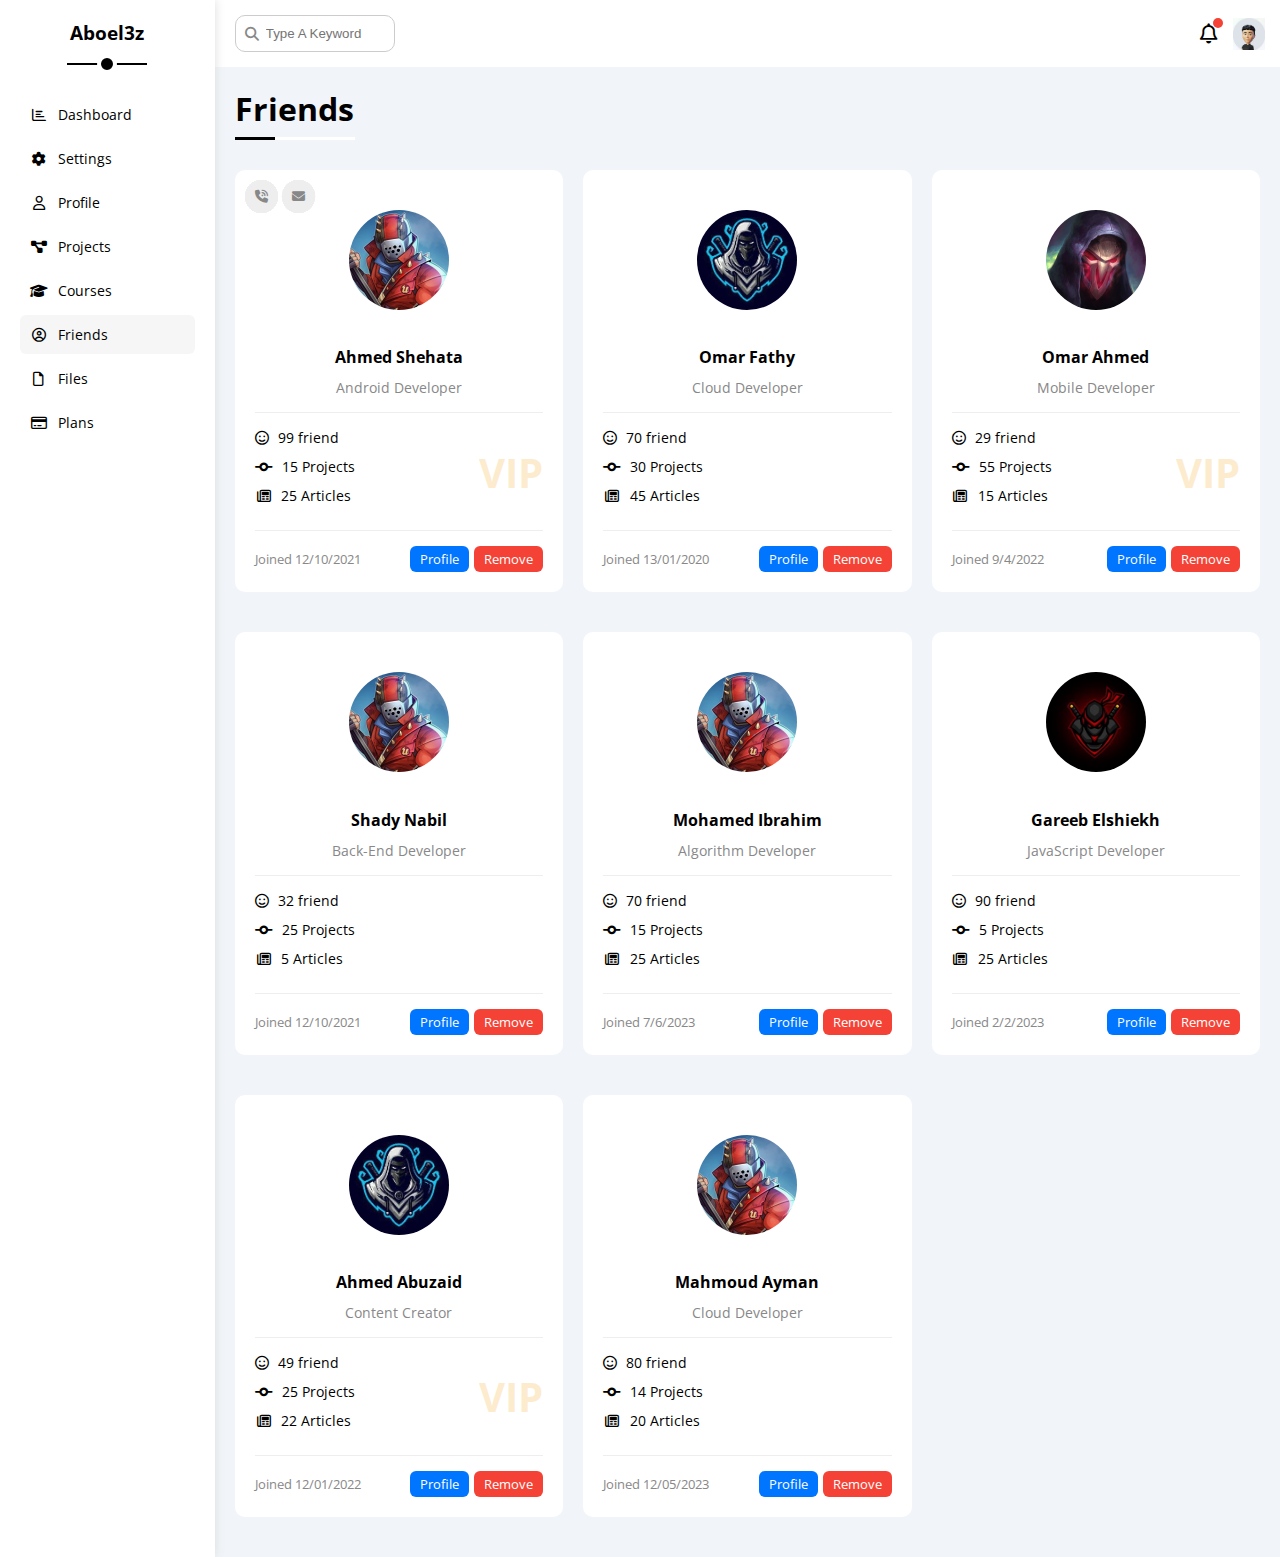
<file: friends.html>
<!DOCTYPE html>
<html lang="en">
<head>
  <meta charset="UTF-8">
  <meta http-equiv="X-UA-Compatible" content="IE=edge">
  <meta name="viewport" content="width=device-width, initial-scale=1.0">
  <title>Friends</title>
  <!-- Framwork-css -->
  <link rel="stylesheet" href="css/framworks.css">
  <!-- main-css -->
  <link rel="stylesheet" href="css/main.css">
  <!-- all-css -->
  <link rel="stylesheet" href="css/all.min.css">
  <!-- Google Font -->
  <link rel="preconnect" href="https://fonts.googleapis.com" />
  <link rel="preconnect" href="https://fonts.gstatic.com" crossorigin />
  <link href="https://fonts.googleapis.com/css2?family=Open+Sans:wght@300;500&#038;display=swap" rel="stylesheet" />
</head>
<body>
  <div class="page d-flex">
    <div class="sidebar bg-white p-20 p-relative">
      <h3 class="p-relative txt-c mt-0">Aboel3z</h3>
      <ul>
        <li>
          <a class="d-flex align-center fs-14 c-black rad-6 p-10" href="index.html">
            <i class="fa-regular fa-chart-bar fa-fw"></i>
            <span>Dashboard</span>
          </a>
        </li>
        <li>
          <a class="   d-flex align-center fs-14 c-black rad-6 p-10" href="settings.html">
            <i class="fa-solid fa-gear fa-fw"></i>
            <span>Settings</span>
          </a>
        </li>
        <li>
          <a class="  d-flex align-center fs-14 c-black rad-6 p-10" href="profile.html">
            <i class="fa-regular fa-user fa-fw"></i>
            <span>Profile</span>
          </a>
        </li>
        <li>
          <a class="  d-flex align-center fs-14 c-black rad-6 p-10" href="projects.html">
            <i class="fa-solid fa-diagram-project fa-fw"></i>
            <span>Projects</span>
          </a>
        </li>
        <li>
          <a class=" d-flex align-center fs-14 c-black rad-6 p-10" href="courses.html">
            <i class="fa-solid fa-graduation-cap fa-fw"></i>
            <span>Courses</span>
          </a>
        </li>
        <li>
          <a class=" active d-flex align-center fs-14 c-black rad-6 p-10" href="friends.html">
            <i class="fa-regular fa-circle-user fa-fw"></i>
            <span>Friends</span>
          </a>
        </li>
        <li>
          <a class="d-flex align-center fs-14 c-black rad-6 p-10" href="files.html">
            <i class="fa-regular fa-file fa-fw"></i>
            <span>Files</span>
          </a>
        </li>
        <li>
          <a class="d-flex align-center fs-14 c-black rad-6 p-10" href="plans.html">
            <i class="fa-regular fa-credit-card fa-fw"></i>
            <span>Plans</span>
          </a>
        </li>
      </ul>
    </div>
    <div class="content w-full">
            <!-- Start Head -->
      <div class="head bg-white p-15 between-flex">
        <div class="search p-relative">
          <input class="p-10" type="search" placeholder="Type A Keyword" />
        </div>
        <div class="icons d-flex align-center">
          <span class="notification p-relative">
            <i class="fa-regular fa-bell fa-lg"></i>
          </span>
          <img decoding="async" src="imgs/avatar-2.jpg" alt="" />
        </div>
      </div>
      <!-- End Head -->
      <h1 class="p-relative">Friends</h1>
      <div class="friends-page d-grid m-20 gap-20 p-relative">
        <div class="friend main-div">
          <div class="contact ">
            <i class="fa-solid fa-phone-volume bg-eee c-grey rad-half "></i>
            <i class="fa-solid fa-envelope bg-eee c-grey rad-half "></i>
          </div >
          <div class="txt-c">
            <img class="rad-half w-100 h-100 mt-20 mb-10" src="imgs/friend-01.jpg" alt="">
            <h4 class=" mb-10">Ahmed Shehata</h4>
            <p class="c-grey fs-14 mt-0 mb-15">Android Developer</p>
          </div>
          <div class="icon fs-14 p-relative">
            <div class="mb-10">
              <i class="fa-sharp fa-regular fa-face-smile"></i>
              <span>99 friend</span>
            </div>
            <div class="mb-10">
              <i class="fa-solid fa-code-commit"></i>
              <span>15 Projects</span>
            </div>
            <div class="mb-10">
              <i class="fa-regular fa-newspaper fa-fw"></i>
              <span> 25 Articles</span>
            </div>
            <span class="vip fw-bold c-orange">VIP</span>
          </div>
          <div class="info between-flex fs-13">
            <span class="c-grey">Joined 12/10/2021</span>
            <div class="d-flex">
              <a class="bg-blue c-white btn-shape mr-5" href="profile.html">Profile</a>
              <a class="bg-red c-white btn-shape" href="#">Remove</a>
            </div>
          </div>
        </div>
        <div class="friend main-div">
          <div class="contact ">
            <i class="fa-solid fa-phone-volume bg-eee c-grey rad-half "></i>
            <i class="fa-solid fa-envelope bg-eee c-grey rad-half "></i>
          </div >
          <div class="txt-c">
            <img class="rad-half w-100 h-100 mt-20 mb-10" src="imgs/friend-02.jpg" alt="">
            <h4 class=" mb-10">Omar Fathy</h4>
            <p class="c-grey fs-14 mt-0 mb-15">Cloud Developer</p>
          </div>
          <div class="icon fs-14 p-relative">
            <div class="mb-10">
              <i class="fa-sharp fa-regular fa-face-smile"></i>
              <span>70 friend</span>
            </div>
            <div class="mb-10">
              <i class="fa-solid fa-code-commit"></i>
              <span>30 Projects</span>
            </div>
            <div class="mb-10">
              <i class="fa-regular fa-newspaper fa-fw"></i>
              <span> 45 Articles</span>
            </div>
          </div>
          <div class="info between-flex fs-13">
            <span class="c-grey">Joined 13/01/2020</span>
            <div class="d-flex">
              <a class="bg-blue c-white btn-shape mr-5" href="profile.html">Profile</a>
              <a class="bg-red c-white btn-shape" href="#">Remove</a>
            </div>
          </div>
        </div>
        <div class="friend main-div">
          <div class="contact ">
            <i class="fa-solid fa-phone-volume bg-eee c-grey rad-half "></i>
            <i class="fa-solid fa-envelope bg-eee c-grey rad-half "></i>
          </div >
          <div class="txt-c">
            <img class="rad-half w-100 h-100 mt-20 mb-10" src="imgs/friend-03.jpg" alt="">
            <h4 class=" mb-10">Omar Ahmed</h4>
            <p class="c-grey fs-14 mt-0 mb-15">Mobile Developer</p>
          </div>
          <div class="icon fs-14 p-relative">
            <div class="mb-10">
              <i class="fa-sharp fa-regular fa-face-smile"></i>
              <span>29 friend</span>
            </div>
            <div class="mb-10">
              <i class="fa-solid fa-code-commit"></i>
              <span>55 Projects</span>
            </div>
            <div class="mb-10">
              <i class="fa-regular fa-newspaper fa-fw"></i>
              <span> 15 Articles</span>
            </div>
            <span class="vip fw-bold c-orange">VIP</span>
          </div>
          <div class="info between-flex fs-13">
            <span class="c-grey">Joined 9/4/2022</span>
            <div class="d-flex">
              <a class="bg-blue c-white btn-shape mr-5" href="profile.html">Profile</a>
              <a class="bg-red c-white btn-shape" href="#">Remove</a>
            </div>
          </div>
        </div>
        <div class="friend main-div">
          <div class="contact ">
            <i class="fa-solid fa-phone-volume bg-eee c-grey rad-half "></i>
            <i class="fa-solid fa-envelope bg-eee c-grey rad-half "></i>
          </div >
          <div class="txt-c">
            <img class="rad-half w-100 h-100 mt-20 mb-10" src="imgs/friend-01.jpg" alt="">
            <h4 class=" mb-10">Shady Nabil</h4>
            <p class="c-grey fs-14 mt-0 mb-15">Back-End Developer</p>
          </div>
          <div class="icon fs-14 p-relative">
            <div class="mb-10">
              <i class="fa-sharp fa-regular fa-face-smile"></i>
              <span>32 friend</span>
            </div>
            <div class="mb-10">
              <i class="fa-solid fa-code-commit"></i>
              <span>25 Projects</span>
            </div>
            <div class="mb-10">
              <i class="fa-regular fa-newspaper fa-fw"></i>
              <span> 5 Articles</span>
            </div>
          </div>
          <div class="info between-flex fs-13">
            <span class="c-grey">Joined 12/10/2021</span>
            <div class="d-flex">
              <a class="bg-blue c-white btn-shape mr-5" href="profile.html">Profile</a>
              <a class="bg-red c-white btn-shape" href="#">Remove</a>
            </div>
          </div>
        </div>
        <div class="friend main-div">
          <div class="contact ">
            <i class="fa-solid fa-phone-volume bg-eee c-grey rad-half "></i>
            <i class="fa-solid fa-envelope bg-eee c-grey rad-half "></i>
          </div >
          <div class="txt-c">
            <img class="rad-half w-100 h-100 mt-20 mb-10" src="imgs/friend-01.jpg" alt="">
            <h4 class=" mb-10">Mohamed Ibrahim</h4>
            <p class="c-grey fs-14 mt-0 mb-15">Algorithm Developer</p>
          </div>
          <div class="icon fs-14 p-relative">
            <div class="mb-10">
              <i class="fa-sharp fa-regular fa-face-smile"></i>
              <span>70 friend</span>
            </div>
            <div class="mb-10">
              <i class="fa-solid fa-code-commit"></i>
              <span>15 Projects</span>
            </div>
            <div class="mb-10">
              <i class="fa-regular fa-newspaper fa-fw"></i>
              <span> 25 Articles</span>
            </div>
          </div>
          <div class="info between-flex fs-13">
            <span class="c-grey">Joined 7/6/2023</span>
            <div class="d-flex">
              <a class="bg-blue c-white btn-shape mr-5" href="profile.html">Profile</a>
              <a class="bg-red c-white btn-shape" href="#">Remove</a>
            </div>
          </div>
        </div>
        <div class="friend main-div">
          <div class="contact ">
            <i class="fa-solid fa-phone-volume bg-eee c-grey rad-half "></i>
            <i class="fa-solid fa-envelope bg-eee c-grey rad-half "></i>
          </div >
          <div class="txt-c">
            <img class="rad-half w-100 h-100 mt-20 mb-10" src="imgs/friend-04.jpg" alt="">
            <h4 class=" mb-10">
              Gareeb Elshiekh</h4>
            <p class="c-grey fs-14 mt-0 mb-15">JavaScript Developer</p>
          </div>
          <div class="icon fs-14 p-relative">
            <div class="mb-10">
              <i class="fa-sharp fa-regular fa-face-smile"></i>
              <span>90 friend</span>
            </div>
            <div class="mb-10">
              <i class="fa-solid fa-code-commit"></i>
              <span>5 Projects</span>
            </div>
            <div class="mb-10">
              <i class="fa-regular fa-newspaper fa-fw"></i>
              <span> 25 Articles</span>
            </div>
          </div>
          <div class="info between-flex fs-13">
            <span class="c-grey">Joined 2/2/2023</span>
            <div class="d-flex">
              <a class="bg-blue c-white btn-shape mr-5" href="profile.html">Profile</a>
              <a class="bg-red c-white btn-shape" href="#">Remove</a>
            </div>
          </div>
        </div>
        <div class="friend main-div">
          <div class="contact ">
            <i class="fa-solid fa-phone-volume bg-eee c-grey rad-half "></i>
            <i class="fa-solid fa-envelope bg-eee c-grey rad-half "></i>
          </div >
          <div class="txt-c">
            <img class="rad-half w-100 h-100 mt-20 mb-10" src="imgs/friend-02.jpg" alt="">
            <h4 class=" mb-10">Ahmed Abuzaid</h4>
            <p class="c-grey fs-14 mt-0 mb-15">Content Creator</p>
          </div>
          <div class="icon fs-14 p-relative">
            <div class="mb-10">
              <i class="fa-sharp fa-regular fa-face-smile"></i>
              <span>49 friend</span>
            </div>
            <div class="mb-10">
              <i class="fa-solid fa-code-commit"></i>
              <span>25 Projects</span>
            </div>
            <div class="mb-10">
              <i class="fa-regular fa-newspaper fa-fw"></i>
              <span> 22 Articles</span>
            </div>
            <span class="vip fw-bold c-orange">VIP</span>
          </div>
          <div class="info between-flex fs-13">
            <span class="c-grey">Joined 12/01/2022</span>
            <div class="d-flex">
              <a class="bg-blue c-white btn-shape mr-5" href="profile.html">Profile</a>
              <a class="bg-red c-white btn-shape" href="#">Remove</a>
            </div>
          </div>
        </div>
        <div class="friend main-div">
          <div class="contact ">
            <i class="fa-solid fa-phone-volume bg-eee c-grey rad-half "></i>
            <i class="fa-solid fa-envelope bg-eee c-grey rad-half "></i>
          </div >
          <div class="txt-c">
            <img class="rad-half w-100 h-100 mt-20 mb-10" src="imgs/friend-01.jpg" alt="">
            <h4 class=" mb-10">Mahmoud Ayman</h4>
            <p class="c-grey fs-14 mt-0 mb-15">Cloud Developer</p>
          </div>
          <div class="icon fs-14 p-relative">
            <div class="mb-10">
              <i class="fa-sharp fa-regular fa-face-smile"></i>
              <span>80 friend</span>
            </div>
            <div class="mb-10">
              <i class="fa-solid fa-code-commit"></i>
              <span>14 Projects</span>
            </div>
            <div class="mb-10">
              <i class="fa-regular fa-newspaper fa-fw"></i>
              <span> 20 Articles</span>
            </div>
            
          </div>
          <div class="info between-flex fs-13">
            <span class="c-grey">Joined 12/05/2023</span>
            <div class="d-flex">
              <a class="bg-blue c-white btn-shape mr-5" href="profile.html">Profile</a>
              <a class="bg-red c-white btn-shape" href="#">Remove</a>
            </div>
          </div>
        </div>
      </div> 
    </div>
  </div>
</body>
</html>
</file>
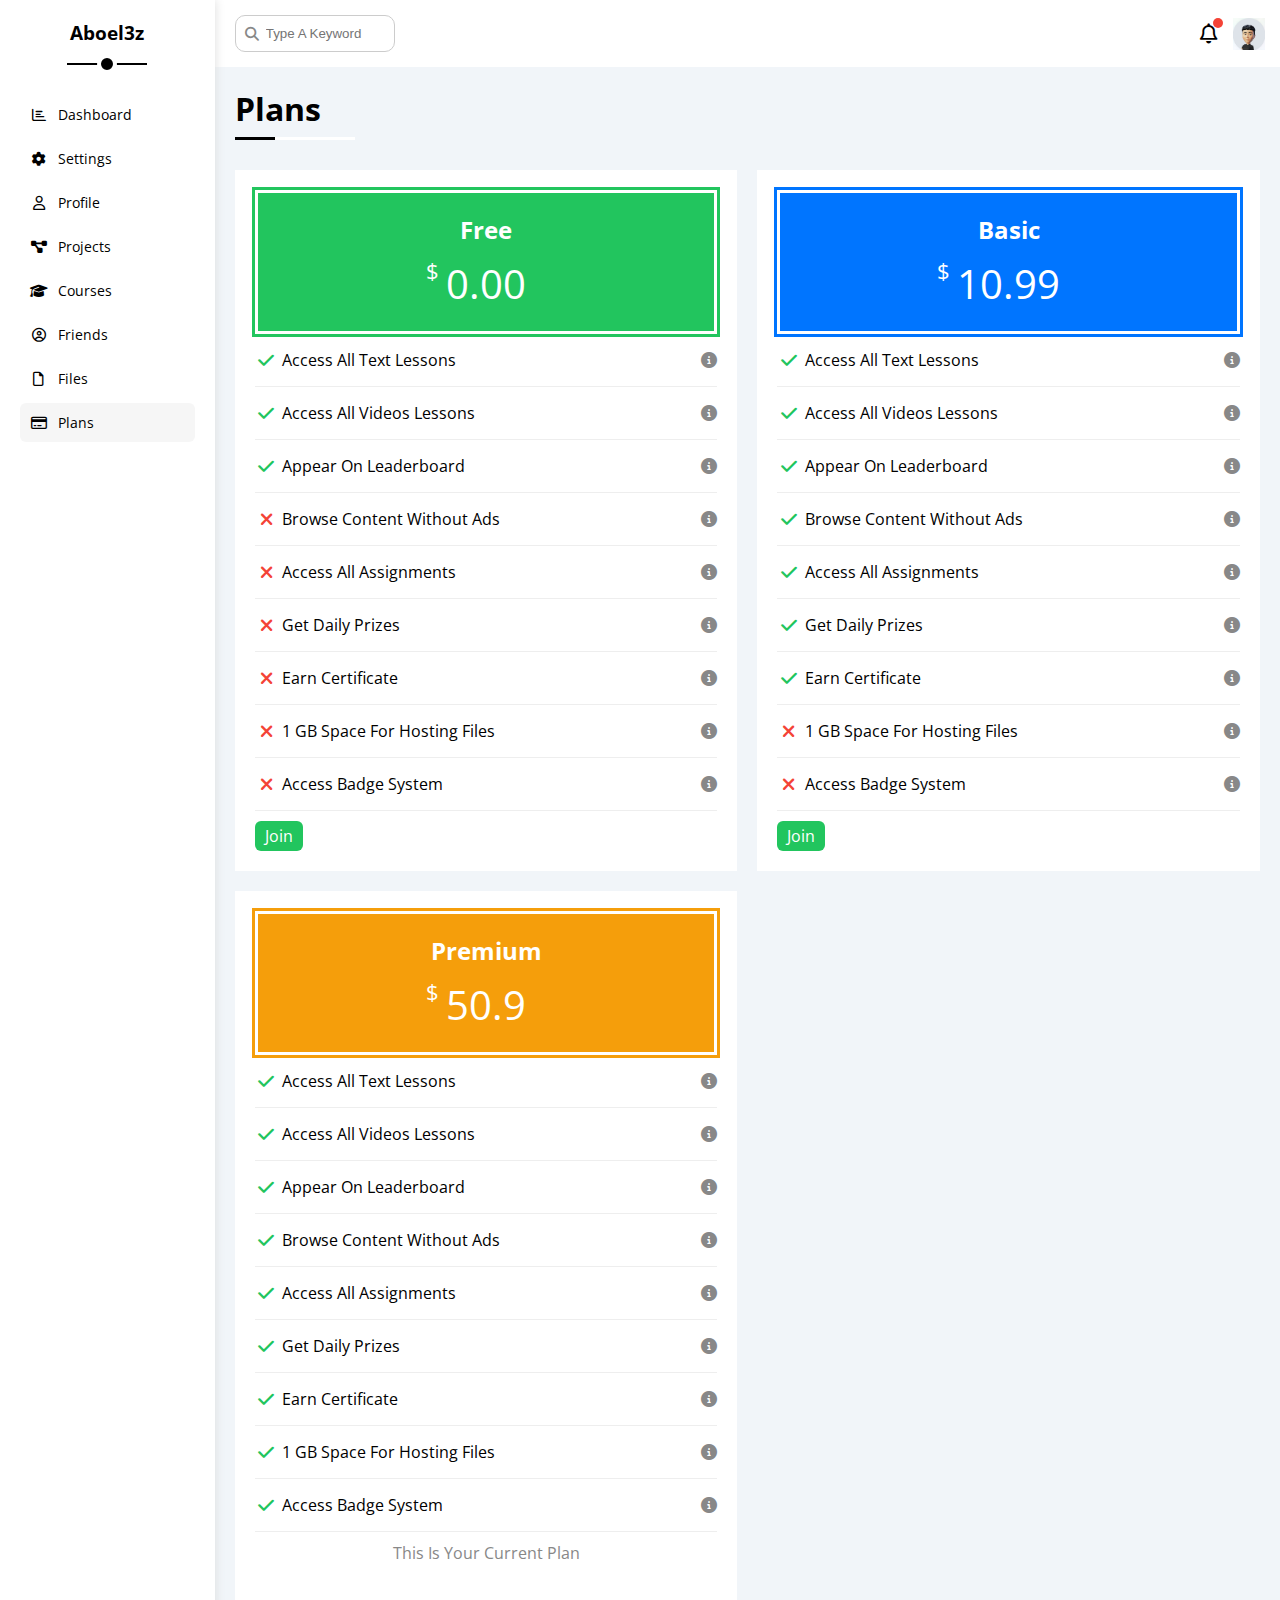
<file: plans.html>
<!DOCTYPE html>
<html lang="en">
<head>
  <meta charset="UTF-8">
  <meta http-equiv="X-UA-Compatible" content="IE=edge">
  <meta name="viewport" content="width=device-width, initial-scale=1.0">
  <title>Plans</title>
  <!-- Framwork-css -->
  <link rel="stylesheet" href="css/framworks.css">
  <!-- main-css -->
  <link rel="stylesheet" href="css/main.css">
  <!-- all-css -->
  <link rel="stylesheet" href="css/all.min.css">
  <!-- Google Font -->
  <link rel="preconnect" href="https://fonts.googleapis.com" />
  <link rel="preconnect" href="https://fonts.gstatic.com" crossorigin />
  <link href="https://fonts.googleapis.com/css2?family=Open+Sans:wght@300;500&#038;display=swap" rel="stylesheet" />
</head>
<body>
  <div class="page d-flex">
    <div class="sidebar bg-white p-20 p-relative">
      <h3 class="p-relative txt-c mt-0">Aboel3z</h3>
      <ul>
        <li>
          <a class="d-flex align-center fs-14 c-black rad-6 p-10" href="index.html">
            <i class="fa-regular fa-chart-bar fa-fw"></i>
            <span>Dashboard</span>
          </a>
        </li>
        <li>
          <a class="   d-flex align-center fs-14 c-black rad-6 p-10" href="settings.html">
            <i class="fa-solid fa-gear fa-fw"></i>
            <span>Settings</span>
          </a>
        </li>
        <li>
          <a class="  d-flex align-center fs-14 c-black rad-6 p-10" href="profile.html">
            <i class="fa-regular fa-user fa-fw"></i>
            <span>Profile</span>
          </a>
        </li>
        <li>
          <a class="  d-flex align-center fs-14 c-black rad-6 p-10" href="projects.html">
            <i class="fa-solid fa-diagram-project fa-fw"></i>
            <span>Projects</span>
          </a>
        </li>
        <li>
          <a class=" d-flex align-center fs-14 c-black rad-6 p-10" href="courses.html">
            <i class="fa-solid fa-graduation-cap fa-fw"></i>
            <span>Courses</span>
          </a>
        </li>
        <li>
          <a class="  d-flex align-center fs-14 c-black rad-6 p-10" href="friends.html">
            <i class="fa-regular fa-circle-user fa-fw"></i>
            <span>Friends</span>
          </a>
        </li>
        <li>
          <a class="  d-flex align-center fs-14 c-black rad-6 p-10" href="files.html">
            <i class="fa-regular fa-file fa-fw"></i>
            <span>Files</span>
          </a>
        </li>
        <li>
          <a class=" active d-flex align-center fs-14 c-black rad-6 p-10" href="plans.html">
            <i class="fa-regular fa-credit-card fa-fw"></i>
            <span>Plans</span>
          </a>
        </li>
      </ul>
    </div>
    <div class="content w-full">
            <!-- Start Head -->
      <div class="head bg-white p-15 between-flex">
        <div class="search p-relative">
          <input class="p-10" type="search" placeholder="Type A Keyword" />
        </div>
        <div class="icons d-flex align-center">
          <span class="notification p-relative">
            <i class="fa-regular fa-bell fa-lg"></i>
          </span>
          <img decoding="async" src="imgs/avatar-2.jpg" alt="" />
        </div>
      </div>
      <!-- End Head -->
      <h1 class="p-relative">Plans</h1>
      <div class="plans-page d-grid gap-20 m-20">
        <div class="plan green bg-white p-20">
          <div class="top txt-c p-20">
            <h2 class="c-white mt-0 mb-10">Free</h2>
            <div class="price c-white"><span >$</span>0.00</div>
          </div>
          <ul >
              <li>
                <i class="fa-solid fa-check fa-fw yes"></i>
                <span>Access All Text Lessons</span>
                <i class="fa-solid fa-circle-info help"></i>
              </li>
              <li>
                <i class="fa-solid fa-check fa-fw yes"></i>
                <span>Access All Videos Lessons</span>
                <i class="fa-solid fa-circle-info help"></i>
              </li>
              <li>
                <i class="fa-solid fa-check fa-fw yes"></i>
                <span>Appear On Leaderboard</span>
                <i class="fa-solid fa-circle-info help"></i>
              </li>
              <li>
                <i class="fa-solid fa-xmark fa-fw"></i>
                <span>Browse Content Without Ads</span>
                <i class="fa-solid fa-circle-info help"></i>
              </li>
              <li>
                <i class="fa-solid fa-xmark fa-fw"></i>
                <span>Access All Assignments</span>
                <i class="fa-solid fa-circle-info help"></i>
              </li>
              <li>
                <i class="fa-solid fa-xmark fa-fw"></i>
                <span>Get Daily Prizes</span>
                <i class="fa-solid fa-circle-info help"></i>
              </li>
              <li>
                <i class="fa-solid fa-xmark fa-fw"></i>
                <span>Earn Certificate</span>
                <i class="fa-solid fa-circle-info help"></i>
              </li>
              <li>
                <i class="fa-solid fa-xmark fa-fw"></i>
                <span>1 GB Space For Hosting Files</span>
                <i class="fa-solid fa-circle-info help"></i>
              </li>
              <li  class="mb-10">
                <i class="fa-solid fa-xmark fa-fw"></i>
                <span>Access Badge System</span>
                <i class="fa-solid fa-circle-info help"></i>
              </li>
          </ul>
          <a href="#" class="btn-shape bg-green c-white d-block w-fit">Join</a>
        </div>
        <div class="plan blue bg-white p-20">
          <div class="top txt-c p-20">
            <h2 class="c-white mt-0 mb-10">Basic</h2>
            <div class="price c-white"><span >$</span>10.99</div>
          </div>
          <ul >
              <li>
                <i class="fa-solid fa-check fa-fw yes"></i>
                <span>Access All Text Lessons</span>
                <i class="fa-solid fa-circle-info help"></i>
              </li>
              <li>
                <i class="fa-solid fa-check fa-fw yes"></i>
                <span>Access All Videos Lessons</span>
                <i class="fa-solid fa-circle-info help"></i>
              </li>
              <li>
                <i class="fa-solid fa-check fa-fw yes"></i>
                <span>Appear On Leaderboard</span>
                <i class="fa-solid fa-circle-info help"></i>
              </li>
              <li>
                <i class="fa-solid fa-check fa-fw yes"></i>
                <span>Browse Content Without Ads</span>
                <i class="fa-solid fa-circle-info help"></i>
              </li>
              <li>
                <i class="fa-solid fa-check fa-fw yes"></i>
                <span>Access All Assignments</span>
                <i class="fa-solid fa-circle-info help"></i>
              </li>
              <li>
                <i class="fa-solid fa-check fa-fw yes"></i>
                <span>Get Daily Prizes</span>
                <i class="fa-solid fa-circle-info help"></i>
              </li>
              <li>
                <i class="fa-solid fa-check fa-fw yes"></i>
                <span>Earn Certificate</span>
                <i class="fa-solid fa-circle-info help"></i>
              </li>
              <li>
                <i class="fa-solid fa-xmark fa-fw"></i>
                <span>1 GB Space For Hosting Files</span>
                <i class="fa-solid fa-circle-info help"></i>
              </li>
              <li class="mb-10">
                <i class="fa-solid fa-xmark fa-fw"></i>
                <span>Access Badge System</span>
                <i class="fa-solid fa-circle-info help"></i>
              </li>
          </ul>
          <a href="#" class="btn-shape bg-green c-white d-block w-fit">Join</a>
        </div>
        <div class="plan orange bg-white p-20">
          <div class="top txt-c p-20">
            <h2 class="c-white mt-0 mb-10">Premium</h2>
            <div class="price c-white"><span >$</span>50.9</div>
          </div>
          <ul >
              <li>
                <i class="fa-solid fa-check fa-fw yes"></i>
                <span>Access All Text Lessons</span>
                <i class="fa-solid fa-circle-info help"></i>
              </li>
              <li>
                <i class="fa-solid fa-check fa-fw yes"></i>
                <span>Access All Videos Lessons</span>
                <i class="fa-solid fa-circle-info help"></i>
              </li>
              <li>
                <i class="fa-solid fa-check fa-fw yes"></i>
                <span>Appear On Leaderboard</span>
                <i class="fa-solid fa-circle-info help"></i>
              </li>
              <li>
                <i class="fa-solid fa-check fa-fw yes"></i>
                <span>Browse Content Without Ads</span>
                <i class="fa-solid fa-circle-info help"></i>
              </li>
              <li>
                <i class="fa-solid fa-check fa-fw yes"></i>
                <span>Access All Assignments</span>
                <i class="fa-solid fa-circle-info help"></i>
              </li>
              <li>
                <i class="fa-solid fa-check fa-fw yes"></i>
                <span>Get Daily Prizes</span>
                <i class="fa-solid fa-circle-info help"></i>
              </li>
              <li>
                <i class="fa-solid fa-check fa-fw yes"></i>
                <span>Earn Certificate</span>
                <i class="fa-solid fa-circle-info help"></i>
              </li>
              <li>
                <i class="fa-solid fa-check fa-fw yes"></i>
                <span>1 GB Space For Hosting Files</span>
                <i class="fa-solid fa-circle-info help"></i>
              </li>
              <li>
                <i class="fa-solid fa-check fa-fw yes"></i>
                <span>Access Badge System</span>
                <i class="fa-solid fa-circle-info help"></i>
              </li>
          </ul>
          <p class="c-grey txt-c mt-10 ">This Is Your Current Plan</p>
        </div>
      </div>
    </div>
  </div>
</body>
</html>
</file>
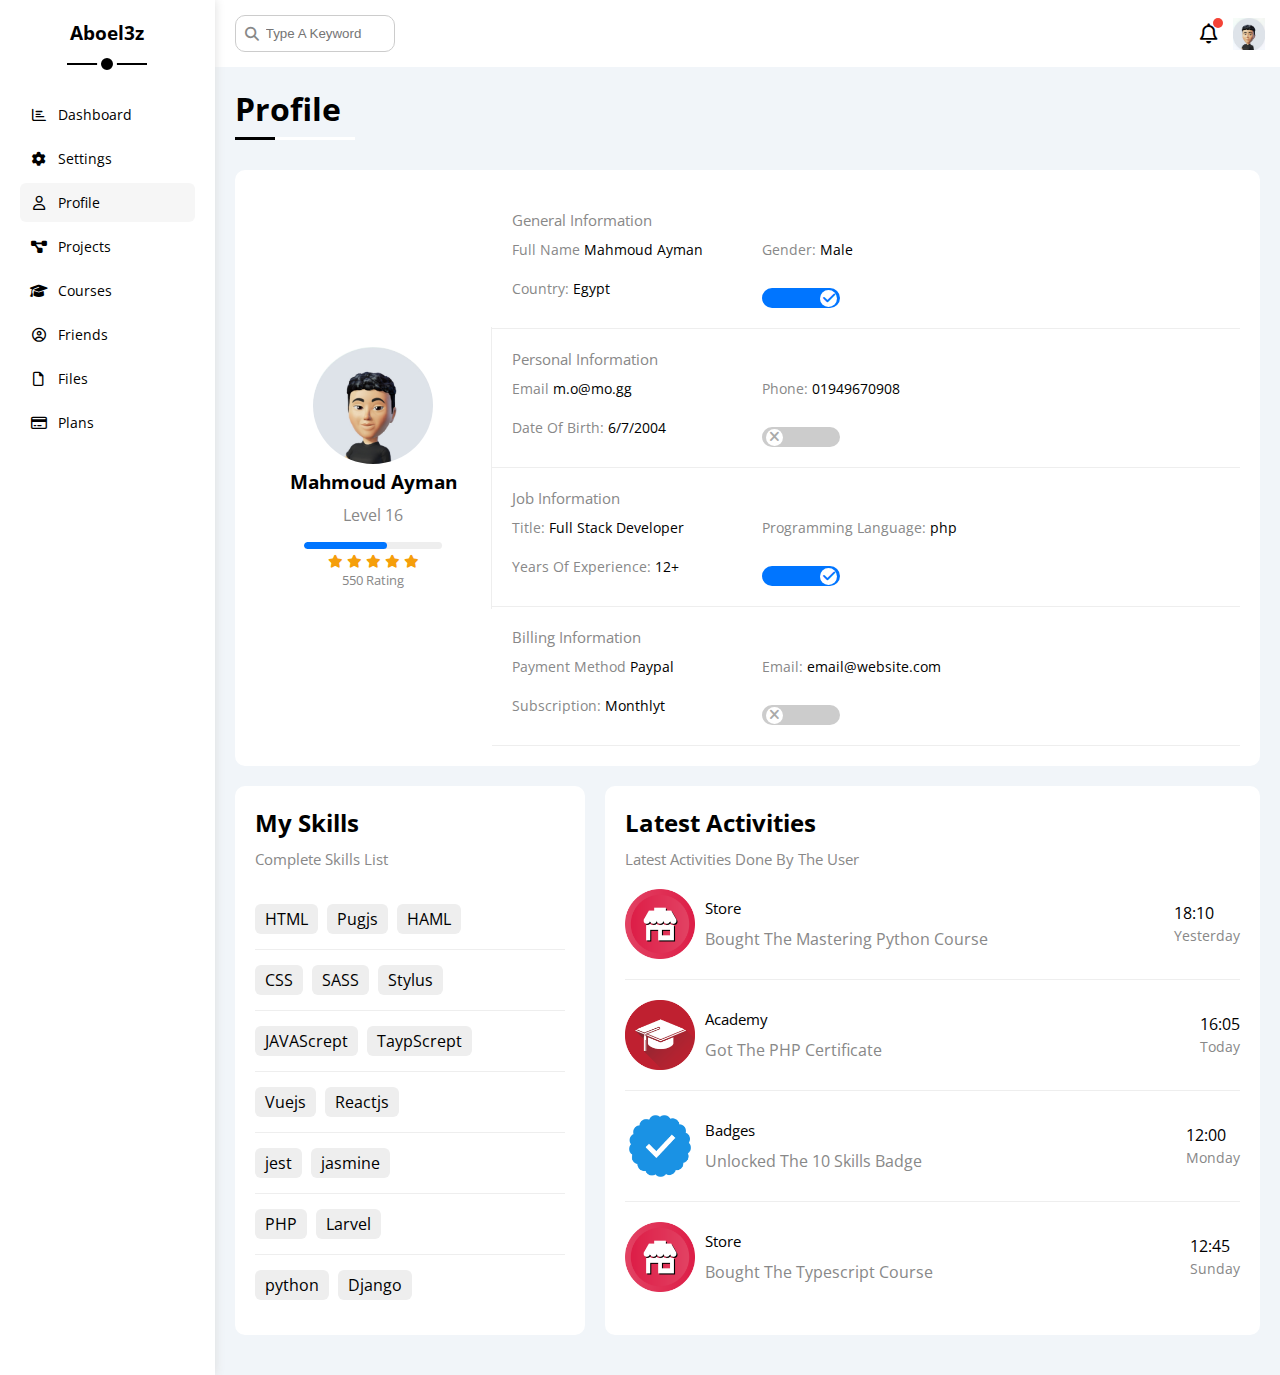
<file: profile.html>
<!DOCTYPE html>
<html lang="en">
<head>
  <meta charset="UTF-8">
  <meta http-equiv="X-UA-Compatible" content="IE=edge">
  <meta name="viewport" content="width=device-width, initial-scale=1.0">
  <title>Profile</title>
  <!-- Framwork-css -->
  <link rel="stylesheet" href="css/framworks.css">
  <!-- main-css -->
  <link rel="stylesheet" href="css/main.css">
  <!-- all-css -->
  <link rel="stylesheet" href="css/all.min.css">
  <!-- Google Font -->
  <link rel="preconnect" href="https://fonts.googleapis.com" />
  <link rel="preconnect" href="https://fonts.gstatic.com" crossorigin />
  <link href="https://fonts.googleapis.com/css2?family=Open+Sans:wght@300;500&#038;display=swap" rel="stylesheet" />
</head>
<body>
  <div class="page d-flex">
    <div class="sidebar bg-white p-20 p-relative">
      <h3 class="p-relative txt-c mt-0">Aboel3z</h3>
      <ul>
        <li>
          <a class="d-flex align-center fs-14 c-black rad-6 p-10" href="index.html">
            <i class="fa-regular fa-chart-bar fa-fw"></i>
            <span>Dashboard</span>
          </a>
        </li>
        <li>
          <a class="   d-flex align-center fs-14 c-black rad-6 p-10" href="settings.html">
            <i class="fa-solid fa-gear fa-fw"></i>
            <span>Settings</span>
          </a>
        </li>
        <li>
          <a class=" active d-flex align-center fs-14 c-black rad-6 p-10" href="profile.html">
            <i class="fa-regular fa-user fa-fw"></i>
            <span>Profile</span>
          </a>
        </li>
        <li>
          <a class="d-flex align-center fs-14 c-black rad-6 p-10" href="projects.html">
            <i class="fa-solid fa-diagram-project fa-fw"></i>
            <span>Projects</span>
          </a>
        </li>
        <li>
          <a class="d-flex align-center fs-14 c-black rad-6 p-10" href="courses.html">
            <i class="fa-solid fa-graduation-cap fa-fw"></i>
            <span>Courses</span>
          </a>
        </li>
        <li>
          <a class="d-flex align-center fs-14 c-black rad-6 p-10" href="friends.html">
            <i class="fa-regular fa-circle-user fa-fw"></i>
            <span>Friends</span>
          </a>
        </li>
        <li>
          <a class="d-flex align-center fs-14 c-black rad-6 p-10" href="files.html">
            <i class="fa-regular fa-file fa-fw"></i>
            <span>Files</span>
          </a>
        </li>
        <li>
          <a class="d-flex align-center fs-14 c-black rad-6 p-10" href="plans.html">
            <i class="fa-regular fa-credit-card fa-fw"></i>
            <span>Plans</span>
          </a>
        </li>
      </ul>
    </div>
    <div class="content w-full">
            <!-- Start Head -->
      <div class="head bg-white p-15 between-flex">
        <div class="search p-relative">
          <input class="p-10" type="search" placeholder="Type A Keyword" />
        </div>
        <div class="icons d-flex align-center">
          <span class="notification p-relative">
            <i class="fa-regular fa-bell fa-lg"></i>
          </span>
          <img decoding="async" src="imgs/avatar-2.jpg" alt="" />
        </div>
      </div>
      <!-- End Head -->
      <h1 class="p-relative">Profile</h1>
      <div class="profile-page m-20">
        <div class="overview main-div d-flex align-center" >
          <div class="avatar-box p-20 txt-c">
            <img class="rad-half" src="imgs/avatar-2.jpg" alt="">
            <h3 class="m-0">Mahmoud Ayman</h3>
            <p class="c-grey mt-10">Level 16</p>
            <div class="lavel p-relative bg-eee rad-6">
              <span style="width: 60%;"></span>
            </div>
            <div class="rate">
              <i class="fa-sharp fa-solid fa-star fs-13 c-orange"></i>
              <i class="fa-sharp fa-solid fa-star fs-13 c-orange"></i>
              <i class="fa-sharp fa-solid fa-star fs-13 c-orange"></i>
              <i class="fa-sharp fa-solid fa-star fs-13 c-orange"></i>
              <i class="fa-sharp fa-solid fa-star fs-13 c-orange"></i>
            </div>
            <p class="m-0 c-grey fs-13">550 Rating</p>
          </div>
          <div class="info-boxs   txt-c-mobile w-full">
            <!-- start Infotmation Row -->
            <div class="box p-20 d-flex align-center">
              <h4 class="c-grey fs-15 m-0 w-full">General Information</h4>
              <div class="fs-14">
                <span class="c-grey">Full Name</span>
                <span>Mahmoud Ayman</span>
              </div>
              <div class="fs-14">
                <span class="c-grey">Gender:</span>
                <span>Male</span>
              </div>
              <div class="fs-14">
                <span class="c-grey">Country:</span>
                <span>Egypt</span>
              </div>
              <div class="fs-14 toggle">
                <label>
                  <input class="toggle-checkbox" type="checkbox" checked />
                  <div class="toggle-switch"></div>
                </label>
              </div>
            </div>
            <div class="box p-20 d-flex align-center">
              <h4 class="c-grey fs-15 m-0 w-full">Personal Information</h4>
              <div class="fs-14">
                <span class="c-grey">Email</span>
                <span>m.o@mo.gg</span>
              </div>
              <div class="fs-14">
                <span class="c-grey">Phone:</span>
                <span>01949670908</span>
              </div>
              <div class="fs-14">
                <span class="c-grey">Date Of Birth:</span>
                <span> 6/7/2004</span>
              </div>
              <div class="fs-14 toggle">
                <label>
                  <input class="toggle-checkbox" type="checkbox"  />
                  <div class="toggle-switch"></div>
                </label>
              </div>
            </div>
            <div class="box p-20 d-flex align-center">
              <h4 class="c-grey fs-15 m-0 w-full">Job Information</h4>
              <div class="fs-14">
                <span class="c-grey">Title:</span>
                <span> Full Stack Developer</span>
              </div>
              <div class="fs-14">
                <span class="c-grey">Programming Language:</span>
                <span>php</span>
              </div>
              <div class="fs-14">
                <span class="c-grey">Years Of Experience: </span>
                <span>12+</span>
              </div>
              <div class="fs-14 toggle">
                <label>
                  <input class="toggle-checkbox" type="checkbox" checked />
                  <div class="toggle-switch"></div>
                </label>
              </div>
            </div>
            <div class="box p-20 d-flex align-center">
              <h4 class="c-grey fs-15 m-0 w-full">Billing Information</h4>
              <div class="fs-14">
                <span class="c-grey">Payment Method</span>
                <span> Paypal</span>
              </div>
              <div class="fs-14">
                <span class="c-grey">Email: </span>
                <span>email@website.com</span>
              </div>
              <div class="fs-14">
                <span class="c-grey">Subscription:</span>
                <span> Monthlyt</span>
              </div>
              <div class="fs-14 toggle">
                <label>
                  <input class="toggle-checkbox" type="checkbox" />
                  <div class="toggle-switch"></div>
                </label>
              </div>
            </div>
            <!-- End Infotmation Row -->
          </div>
        </div>
          <!-- Start other-date -->
          <div class="other-date d-flex gap-20">
            <div class="skil-card  main-div">
              <h2 class="mt-0 mb-10">My Skills</h2>
              <p class="mt-0 mb-20 c-grey fs-15">Complete Skills List</p>
              <ul>
                <li>
                  <span>HTML</span>
                  <span>Pugjs</span>
                  <span>HAML</span>
                </li>
                <li>
                  <span>CSS</span>
                  <span>SASS</span>
                  <span>Stylus</span>
                </li>
                <li >
                  <span>JAVAScrept</span>
                  <span>TaypScrept</span>
                </li>
                <li >
                  <span>Vuejs</span>
                  <span>Reactjs</span>
                </li>
                <li >
                  <span>jest</span>
                  <span>jasmine</span>
                </li>
                <li >
                  <span>PHP</span>
                  <span>Larvel</span>
                </li>
                <li >
                  <span>python</span>
                  <span>Django</span>
                </li>
              </ul>
            </div>
            <div class="activities  main-div">
              <h2 class="mt-0 mb-10">Latest Activities</h2>
              <p class="mt-0 mb-20 c-grey fs-15">Latest Activities Done By The User</p>
              <div class="activities-rwo d-flex align-center txt-c-mobile">
                <img src="imgs/activity-01.png" alt="">
                <div class="info">
                  <span class=" mb-10 fs-15 d-block">Store</span>
                  <span class="c-grey">Bought The Mastering Python Course</span>
                </div>
                <div class="time">
                  <span class="d-block ">18:10</span>
                  <span class="c-grey fs-14">Yesterday</span>
                </div>
              </div>
              <div class="activities-rwo d-flex align-center txt-c-mobile">
                <img src="imgs/activity-02.png" alt="">
                <div class="info">
                  <span class=" mb-10 fs-15 d-block">Academy</span>
                  <span class="c-grey">Got The PHP Certificate</span>
                </div>
                <div class="time">
                  <span class="d-block ">16:05</span>
                  <span class="c-grey fs-14">Today</span>
                </div>
              </div>
              <div class="activities-rwo d-flex align-center txt-c-mobile">
                <img src="imgs/activity-03.png" alt="">
                <div class="info">
                  <span class=" mb-10 fs-15 d-block">Badges</span>
                  <span class="c-grey">Unlocked The 10 Skills Badge</span>
                </div>
                <div class="time">
                  <span class="d-block ">12:00</span>
                  <span class="c-grey fs-14">Monday</span>
                </div>
              </div>
              <div class="activities-rwo d-flex align-center txt-c-mobile ">
                <img src="imgs/activity-01.png" alt="">
                <div class="info">
                  <span class=" mb-10 fs-15 d-block">Store</span>
                  <span class="c-grey">Bought The Typescript Course</span>
                </div>
                <div class="time">
                  <span class="d-block ">12:45</span>
                  <span class="c-grey fs-14">Sunday</span>
                </div>
              </div>
            </div>
            
          </div>
          <!-- Start other-date -->
      </div>
    </div>
  </div>
</body>
</html>
</file>
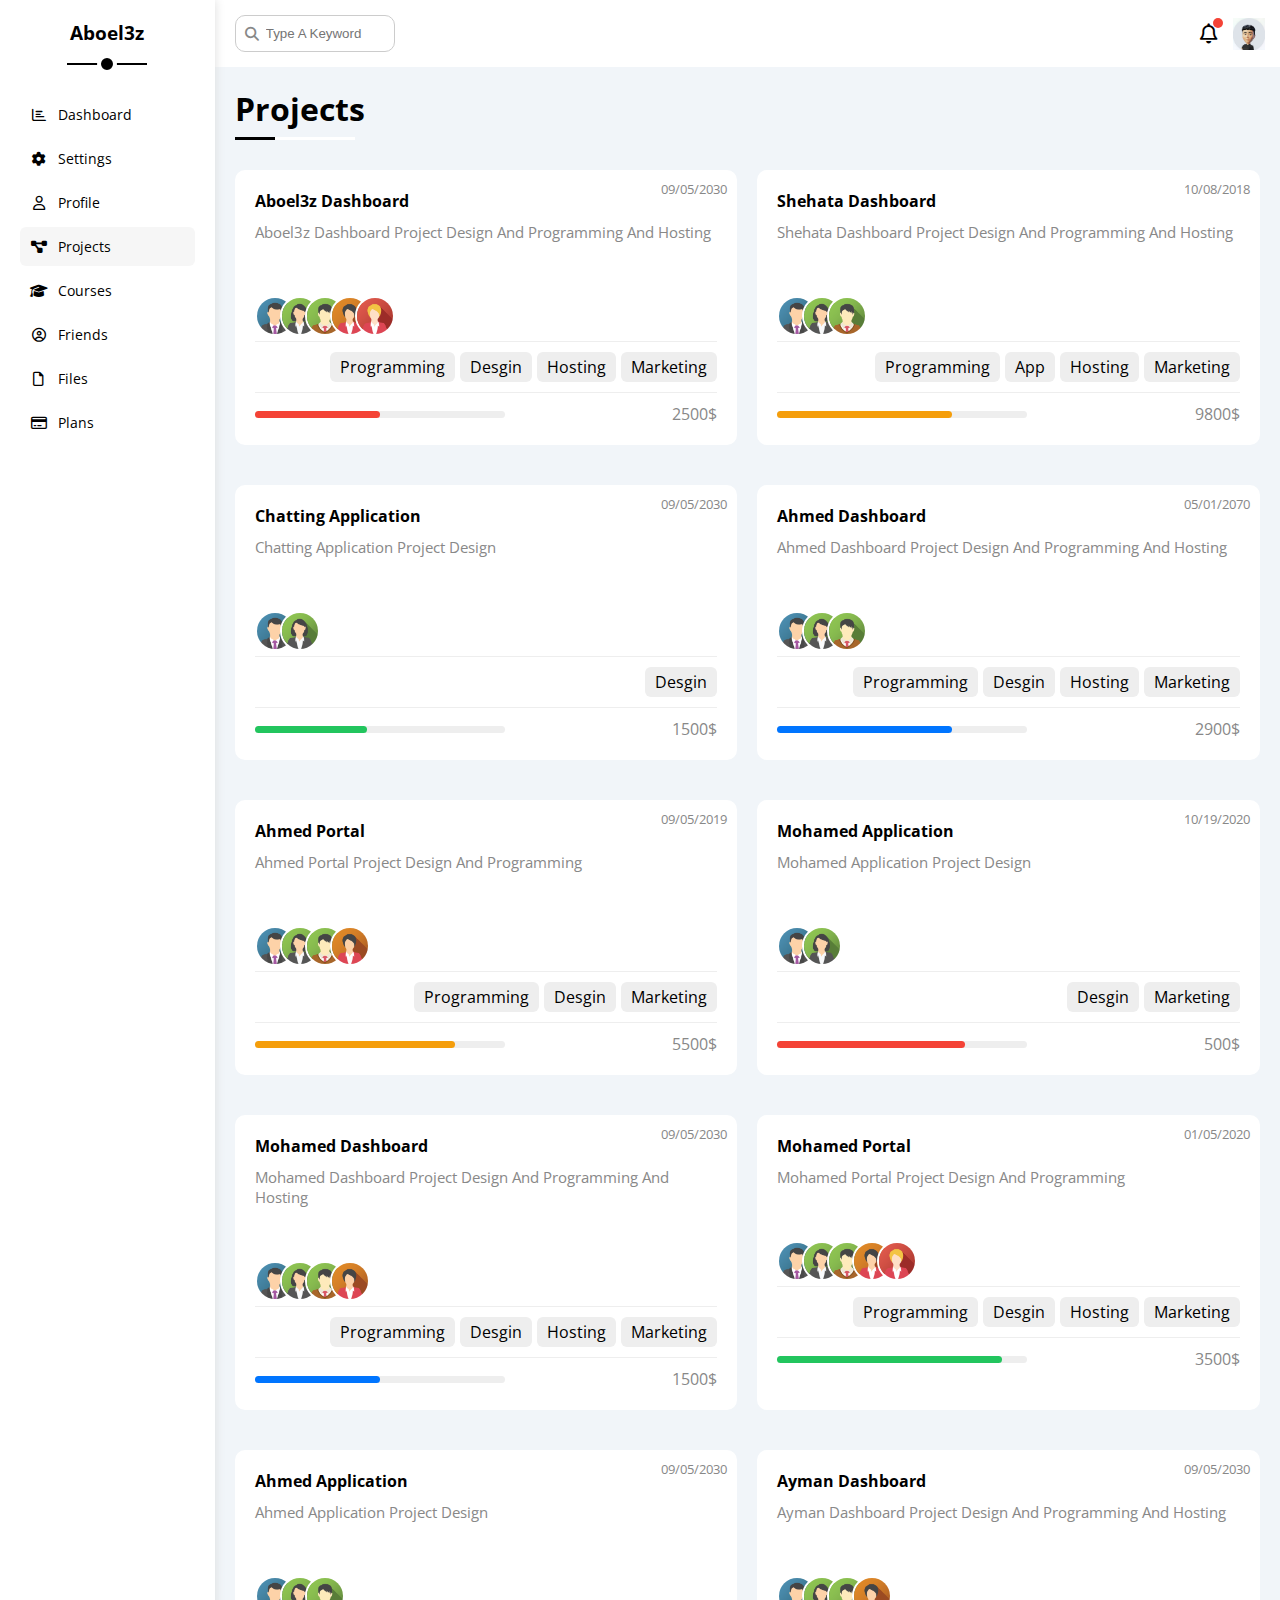
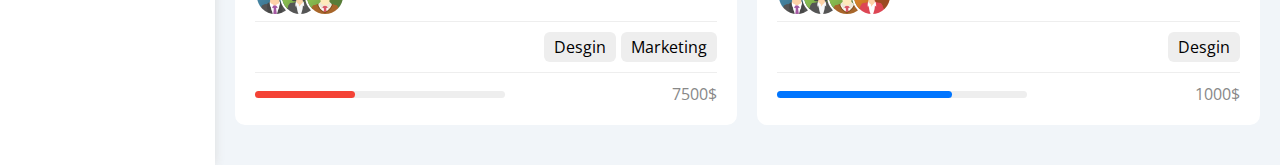
<file: projects.html>
<!DOCTYPE html>
<html lang="en">
<head>
  <meta charset="UTF-8">
  <meta http-equiv="X-UA-Compatible" content="IE=edge">
  <meta name="viewport" content="width=device-width, initial-scale=1.0">
  <title>Projects</title>
  <!-- Framwork-css -->
  <link rel="stylesheet" href="css/framworks.css">
  <!-- main-css -->
  <link rel="stylesheet" href="css/main.css">
  <!-- all-css -->
  <link rel="stylesheet" href="css/all.min.css">
  <!-- Google Font -->
  <link rel="preconnect" href="https://fonts.googleapis.com" />
  <link rel="preconnect" href="https://fonts.gstatic.com" crossorigin />
  <link href="https://fonts.googleapis.com/css2?family=Open+Sans:wght@300;500&#038;display=swap" rel="stylesheet" />
</head>
<body>
  <div class="page d-flex">
    <div class="sidebar bg-white p-20 p-relative">
      <h3 class="p-relative txt-c mt-0">Aboel3z</h3>
      <ul>
        <li>
          <a class="d-flex align-center fs-14 c-black rad-6 p-10" href="index.html">
            <i class="fa-regular fa-chart-bar fa-fw"></i>
            <span>Dashboard</span>
          </a>
        </li>
        <li>
          <a class="   d-flex align-center fs-14 c-black rad-6 p-10" href="settings.html">
            <i class="fa-solid fa-gear fa-fw"></i>
            <span>Settings</span>
          </a>
        </li>
        <li>
          <a class="  d-flex align-center fs-14 c-black rad-6 p-10" href="profile.html">
            <i class="fa-regular fa-user fa-fw"></i>
            <span>Profile</span>
          </a>
        </li>
        <li>
          <a class=" active d-flex align-center fs-14 c-black rad-6 p-10" href="projects.html">
            <i class="fa-solid fa-diagram-project fa-fw"></i>
            <span>Projects</span>
          </a>
        </li>
        <li>
          <a class="d-flex align-center fs-14 c-black rad-6 p-10" href="courses.html">
            <i class="fa-solid fa-graduation-cap fa-fw"></i>
            <span>Courses</span>
          </a>
        </li>
        <li>
          <a class="d-flex align-center fs-14 c-black rad-6 p-10" href="friends.html">
            <i class="fa-regular fa-circle-user fa-fw"></i>
            <span>Friends</span>
          </a>
        </li>
        <li>
          <a class="d-flex align-center fs-14 c-black rad-6 p-10" href="files.html">
            <i class="fa-regular fa-file fa-fw"></i>
            <span>Files</span>
          </a>
        </li>
        <li>
          <a class="d-flex align-center fs-14 c-black rad-6 p-10" href="plans.html">
            <i class="fa-regular fa-credit-card fa-fw"></i>
            <span>Plans</span>
          </a>
        </li>
      </ul>
    </div>
    <div class="content w-full">
            <!-- Start Head -->
      <div class="head bg-white p-15 between-flex">
        <div class="search p-relative">
          <input class="p-10" type="search" placeholder="Type A Keyword" />
        </div>
        <div class="icons d-flex align-center">
          <span class="notification p-relative">
            <i class="fa-regular fa-bell fa-lg"></i>
          </span>
          <img decoding="async" src="imgs/avatar-2.jpg" alt="" />
        </div>
      </div>
      <!-- End Head -->
      <h1 class="p-relative">Projects</h1>
      <div class="Projects-page d-grid gap-20 m-20">
        <div class="project main-div p-relative">
          <span class=" date fs-13 c-grey">09/05/2030</span>
          <h4 class="mt-0 mb-10 ">Aboel3z Dashboard</h4>
          <p class="c-grey mt-0 mb-20 fs-15">Aboel3z Dashboard Project Design And Programming And Hosting</p>
          <div class="team">
            <a href=""><img src="imgs/team-01.png" alt=""></a>
            <a href=""><img src="imgs/team-02.png" alt=""></a>
            <a href=""><img src="imgs/team-03.png" alt=""></a>
            <a href=""><img src="imgs/team-04.png" alt=""></a>
            <a href=""><img src="imgs/team-05.png" alt=""></a>
          </div>
          <div class="tools-project d-flex">
            <span class="btn-shape bg-eee">Programming</span>
            <span class="btn-shape bg-eee">Desgin</span>
            <span class="btn-shape bg-eee">Hosting</span>
            <span class="btn-shape bg-eee">Marketing</span>
          </div>
          <div class="info between-flex">
            <div class="prog rad-6 bg-eee">
              <span class="d-block bg-red rad-6 h-full" style="width: 50%;"></span>
            </div>
            <div class="price">
              <span class="c-grey">2500$</span>
            </div>
          </div>
        </div>
        <div class="project main-div p-relative">
          <span class=" date fs-13 c-grey">10/08/2018</span>
          <h4 class="mt-0 mb-10 ">Shehata Dashboard</h4>
          <p class="c-grey mt-0 mb-20 fs-15">Shehata Dashboard Project Design And Programming And Hosting</p>
          <div class="team">
            <a href=""><img src="imgs/team-01.png" alt=""></a>
            <a href=""><img src="imgs/team-02.png" alt=""></a>
            <a href=""><img src="imgs/team-03.png" alt=""></a>
          </div>
          <div class="tools-project d-flex">
            <span class="btn-shape bg-eee">Programming</span>
            <span class="btn-shape bg-eee">App</span>
            <span class="btn-shape bg-eee">Hosting</span>
            <span class="btn-shape bg-eee">Marketing</span>
          </div>
          <div class="info between-flex">
            <div class="prog rad-6 bg-eee">
              <span class="d-block bg-orange rad-6 h-full" style="width: 70%;"></span>
            </div>
            <div class="price">
              <span class="c-grey">9800$</span>
            </div>
          </div>
        </div>
        <div class="project main-div p-relative">
          <span class=" date fs-13 c-grey">09/05/2030</span>
          <h4 class="mt-0 mb-10 ">Chatting Application</h4>
          <p class="c-grey mt-0 mb-20 fs-15">Chatting Application Project Design</p>
          <div class="team">
            <a href=""><img src="imgs/team-01.png" alt=""></a>
            <a href=""><img src="imgs/team-02.png" alt=""></a>
          </div>
          <div class="tools-project d-flex">
            <span class="btn-shape bg-eee">Desgin</span>
          </div>
          <div class="info between-flex">
            <div class="prog rad-6 bg-eee">
              <span class="d-block bg-green rad-6 h-full" style="width: 45%;"></span>
            </div>
            <div class="price">
              <span class="c-grey">1500$</span>
            </div>
          </div>
        </div>
        <div class="project main-div p-relative">
          <span class=" date fs-13 c-grey">05/01/2070</span>
          <h4 class="mt-0 mb-10 ">Ahmed Dashboard </h4>
          <p class="c-grey mt-0 mb-20 fs-15">Ahmed Dashboard Project Design And Programming And Hosting</p>
          <div class="team">
            <a href=""><img src="imgs/team-01.png" alt=""></a>
            <a href=""><img src="imgs/team-02.png" alt=""></a>
            <a href=""><img src="imgs/team-03.png" alt=""></a>
          </div>
          <div class="tools-project d-flex">
            <span class="btn-shape bg-eee">Programming</span>
            <span class="btn-shape bg-eee">Desgin</span>
            <span class="btn-shape bg-eee">Hosting</span>
            <span class="btn-shape bg-eee">Marketing</span>
          </div>
          <div class="info between-flex">
            <div class="prog rad-6 bg-eee">
              <span class="d-block bg-blue rad-6 h-full" style="width: 70%;"></span>
            </div>
            <div class="price">
              <span class="c-grey">2900$</span>
            </div>
          </div>
        </div>
        <div class="project main-div p-relative">
          <span class=" date fs-13 c-grey">09/05/2019</span>
          <h4 class="mt-0 mb-10 ">Ahmed Portal</h4>
          <p class="c-grey mt-0 mb-20 fs-15">Ahmed Portal Project Design And Programming</p>
          <div class="team">
            <a href=""><img src="imgs/team-01.png" alt=""></a>
            <a href=""><img src="imgs/team-02.png" alt=""></a>
            <a href=""><img src="imgs/team-03.png" alt=""></a>
            <a href=""><img src="imgs/team-04.png" alt=""></a>
          </div>
          <div class="tools-project d-flex">
            <span class="btn-shape bg-eee">Programming</span>
            <span class="btn-shape bg-eee">Desgin</span>
            <span class="btn-shape bg-eee">Marketing</span>
          </div>
          <div class="info between-flex">
            <div class="prog rad-6 bg-eee">
              <span class="d-block bg-orange rad-6 h-full" style="width: 80%;"></span>
            </div>
            <div class="price">
              <span class="c-grey">5500$</span>
            </div>
          </div>
        </div>
        <div class="project main-div p-relative">
          <span class=" date fs-13 c-grey">10/19/2020</span>
          <h4 class="mt-0 mb-10 ">Mohamed Application</h4>
          <p class="c-grey mt-0 mb-20 fs-15">Mohamed Application Project Design</p>
          <div class="team">
            <a href=""><img src="imgs/team-01.png" alt=""></a>
            <a href=""><img src="imgs/team-02.png" alt=""></a>
          </div>
          <div class="tools-project d-flex">
            <span class="btn-shape bg-eee">Desgin</span>
            <span class="btn-shape bg-eee">Marketing</span>
          </div>
          <div class="info between-flex">
            <div class="prog rad-6 bg-eee">
              <span class="d-block bg-red rad-6 h-full" style="width: 75%;"></span>
            </div>
            <div class="price">
              <span class="c-grey">500$</span>
            </div>
          </div>
        </div>
        <div class="project main-div p-relative">
          <span class=" date fs-13 c-grey">09/05/2030</span>
          <h4 class="mt-0 mb-10 ">Mohamed Dashboard</h4>
          <p class="c-grey mt-0 mb-20 fs-15">Mohamed Dashboard Project Design And Programming And Hosting</p>
          <div class="team">
            <a href=""><img src="imgs/team-01.png" alt=""></a>
            <a href=""><img src="imgs/team-02.png" alt=""></a>
            <a href=""><img src="imgs/team-03.png" alt=""></a>
            <a href=""><img src="imgs/team-04.png" alt=""></a>
          </div>
          <div class="tools-project d-flex">
            <span class="btn-shape bg-eee">Programming</span>
            <span class="btn-shape bg-eee">Desgin</span>
            <span class="btn-shape bg-eee">Hosting</span>
            <span class="btn-shape bg-eee">Marketing</span>
          </div>
          <div class="info between-flex">
            <div class="prog rad-6 bg-eee">
              <span class="d-block bg-blue rad-6 h-full" style="width: 50%;"></span>
            </div>
            <div class="price">
              <span class="c-grey">1500$</span>
            </div>
          </div>
        </div>
        <div class="project main-div p-relative">
          <span class=" date fs-13 c-grey">01/05/2020</span>
          <h4 class="mt-0 mb-10 ">Mohamed Portal</h4>
          <p class="c-grey mt-0 mb-20 fs-15">Mohamed Portal Project Design And Programming</p>
          <div class="team">
            <a href=""><img src="imgs/team-01.png" alt=""></a>
            <a href=""><img src="imgs/team-02.png" alt=""></a>
            <a href=""><img src="imgs/team-03.png" alt=""></a>
            <a href=""><img src="imgs/team-04.png" alt=""></a>
            <a href=""><img src="imgs/team-05.png" alt=""></a>
          </div>
          <div class="tools-project d-flex">
            <span class="btn-shape bg-eee">Programming</span>
            <span class="btn-shape bg-eee">Desgin</span>
            <span class="btn-shape bg-eee">Hosting</span>
            <span class="btn-shape bg-eee">Marketing</span>
          </div>
          <div class="info between-flex">
            <div class="prog rad-6 bg-eee">
              <span class="d-block bg-green rad-6 h-full" style="width: 90%;"></span>
            </div>
            <div class="price">
              <span class="c-grey">3500$</span>
            </div>
          </div>
        </div>
        <div class="project main-div p-relative">
          <span class=" date fs-13 c-grey">09/05/2030</span>
          <h4 class="mt-0 mb-10 ">Ahmed Application</h4>
          <p class="c-grey mt-0 mb-20 fs-15">Ahmed Application Project Design</p>
          <div class="team">
            <a href=""><img src="imgs/team-01.png" alt=""></a>
            <a href=""><img src="imgs/team-02.png" alt=""></a>
            <a href=""><img src="imgs/team-03.png" alt=""></a>
          </div>
          <div class="tools-project d-flex">
            <span class="btn-shape bg-eee">Desgin</span>
            <span class="btn-shape bg-eee">Marketing</span>
          </div>
          <div class="info between-flex">
            <div class="prog rad-6 bg-eee">
              <span class="d-block bg-red rad-6 h-full" style="width: 40%;"></span>
            </div>
            <div class="price">
              <span class="c-grey">7500$</span>
            </div>
          </div>
        </div>
        <div class="project main-div p-relative">
          <span class=" date fs-13 c-grey">09/05/2030</span>
          <h4 class="mt-0 mb-10 ">Ayman Dashboard</h4>
          <p class="c-grey mt-0 mb-20 fs-15">Ayman Dashboard Project Design And Programming And Hosting</p>
          <div class="team">
            <a href=""><img src="imgs/team-01.png" alt=""></a>
            <a href=""><img src="imgs/team-02.png" alt=""></a>
            <a href=""><img src="imgs/team-03.png" alt=""></a>
            <a href=""><img src="imgs/team-04.png" alt=""></a>
          </div>
          <div class="tools-project d-flex">
            <span class="btn-shape bg-eee">Desgin</span>
          </div>
          <div class="info between-flex">
            <div class="prog rad-6 bg-eee">
              <span class="d-block bg-blue rad-6 h-full" style="width: 70%;"></span>
            </div>
            <div class="price">
              <span class="c-grey">1000$</span>
            </div>
          </div>
        </div>

      </div>
    </div>
  </div>
</body>
</html>
</file>
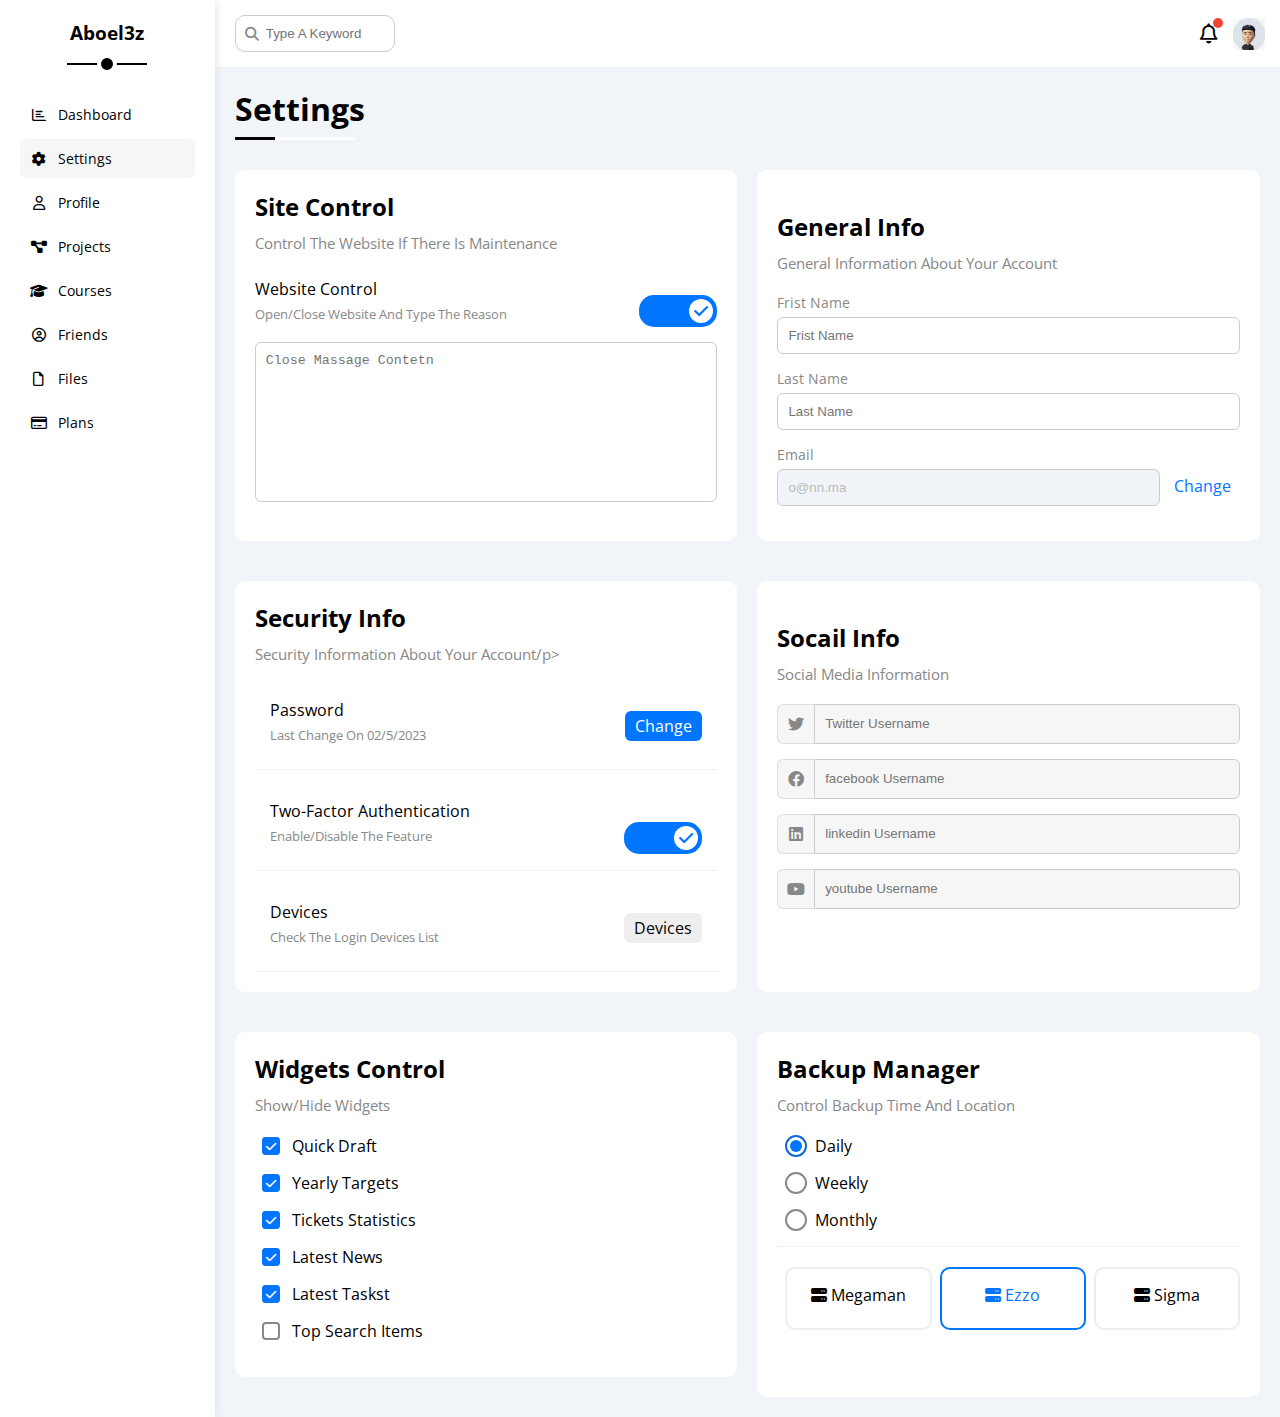
<file: settings.html>
<!DOCTYPE html>
<html lang="en">
<head>
  <meta charset="UTF-8">
  <meta http-equiv="X-UA-Compatible" content="IE=edge">
  <meta name="viewport" content="width=device-width, initial-scale=1.0">
  <title>Settings</title>
  <!-- Framwork-css -->
  <link rel="stylesheet" href="css/framworks.css">
  <!-- main-css -->
  <link rel="stylesheet" href="css/main.css">
  <!-- all-css -->
  <link rel="stylesheet" href="css/all.min.css">
  <!-- Google Font -->
  <link rel="preconnect" href="https://fonts.googleapis.com" />
  <link rel="preconnect" href="https://fonts.gstatic.com" crossorigin />
  <link href="https://fonts.googleapis.com/css2?family=Open+Sans:wght@300;500&#038;display=swap" rel="stylesheet" />
</head>
<body>
  <div class="page d-flex">
    <div class="sidebar bg-white p-20 p-relative">
      <h3 class="p-relative txt-c mt-0">Aboel3z</h3>
      <ul>
        <li>
          <a class="d-flex align-center fs-14 c-black rad-6 p-10" href="index.html">
            <i class="fa-regular fa-chart-bar fa-fw"></i>
            <span>Dashboard</span>
          </a>
        </li>
        <li>
          <a class=" active  d-flex align-center fs-14 c-black rad-6 p-10" href="settings.html">
            <i class="fa-solid fa-gear fa-fw"></i>
            <span>Settings</span>
          </a>
        </li>
        <li>
          <a class="d-flex align-center fs-14 c-black rad-6 p-10" href="profile.html">
            <i class="fa-regular fa-user fa-fw"></i>
            <span>Profile</span>
          </a>
        </li>
        <li>
          <a class="d-flex align-center fs-14 c-black rad-6 p-10" href="projects.html">
            <i class="fa-solid fa-diagram-project fa-fw"></i>
            <span>Projects</span>
          </a>
        </li>
        <li>
          <a class="d-flex align-center fs-14 c-black rad-6 p-10" href="courses.html">
            <i class="fa-solid fa-graduation-cap fa-fw"></i>
            <span>Courses</span>
          </a>
        </li>
        <li>
          <a class="d-flex align-center fs-14 c-black rad-6 p-10" href="friends.html">
            <i class="fa-regular fa-circle-user fa-fw"></i>
            <span>Friends</span>
          </a>
        </li>
        <li>
          <a class="d-flex align-center fs-14 c-black rad-6 p-10" href="files.html">
            <i class="fa-regular fa-file fa-fw"></i>
            <span>Files</span>
          </a>
        </li>
        <li>
          <a class="d-flex align-center fs-14 c-black rad-6 p-10" href="plans.html">
            <i class="fa-regular fa-credit-card fa-fw"></i>
            <span>Plans</span>
          </a>
        </li>
      </ul>
    </div>
    <div class="content w-full">
      <!-- Start Head -->
      <div class="head bg-white p-15 between-flex">
        <div class="search p-relative">
          <input class="p-10" type="search" placeholder="Type A Keyword" />
        </div>
        <div class="icons d-flex align-center">
          <span class="notification p-relative">
            <i class="fa-regular fa-bell fa-lg"></i>
          </span>
          <img decoding="async" src="imgs/avatar-2.jpg" alt="" />
        </div>
      </div>
      <!-- End Head -->
      <h1 class="p-relative">Settings</h1>
      <div class="setting-page m-20 d-grid gap-20">
        <!-- Start Site Control -->
        <!-- Start Site Control -->
        <div class="site-control main-div ">
          <h2 class="mt-0 mb-10">Site Control</h2>
          <p class="c-grey mt-0 mb-20 fs-15">Control The Website If There Is Maintenance</p>
          <div class="mb-15 between-flex">
            <div>
              <span>Website Control</span>
              <p class="c-grey fs-13 mt-5 mb-0">Open/Close Website And Type The Reason</p>
            </div>
            <div>
              <label >
                <input class="toggle-checkbox" type="checkbox" checked>
                <div class="toggle-switch"></div>
              </label>
            </div>
          </div>
          <textarea class="close-message  p-10 rad-6 d-block w-full bord-1-c" placeholder="Close Massage Contetn"></textarea>
        </div>
        <!-- End Site Control -->
        <!-- Start General Info -->
        <div class="general-info main-div">
          <h2 class="mt0 mb-10">General Info</h2>
          <p class="mt-0 mb-20 fs-15 c-grey">General Information About Your Account</p>
          <div class="mb-15">
            <label class="c-grey  mb-5 fs-14 d-block" for="frist">Frist Name</label>
            <input class="p-10 w-full bord-1-c rad-6 " type="text" id="frist" placeholder="Frist Name">
          </div>
          <div class="mb-15">
            <label class="c-grey  mb-5 fs-14 d-block"  for="last">Last Name</label>
            <input class="p-10 w-full bord-1-c rad-6 " type="text" id="last" placeholder="Last Name">
          </div>
          <div class="mb-15 ">
            <label class="c-grey mb-5 fs-14 d-block" for="Email">Email</label>
            <input class=" email p-10 w-full bord-1-c rad-6 mr-10" type="email" id="Email"  value="o@nn.ma" disabled>
            <a class="c-blue" href="#">Change</a>
          </div>
        </div>
        <!-- End General Info -->
        <!-- Start Security Info -->
        <div class="security-info main-div ">
          <h2 class="mt-0 mb-10">Security Info</h2>
          <p class="c-grey mt-0 mb-20 fs-15">Security Information About Your Account/p>
          <div class=" sec-box mb-15 between-flex ">
            <div>
              <span>Password</span>
              <p class="c-grey fs-13 mt-5 mb-10">Last Change On 02/5/2023</p>
            </div>
            <div><a class=" button btn-shape bg-blue c-white" href="#">Change</a></div>
          </div>
          <div class=" sec-box mb-15 between-flex">
            <div>
              <span>Two-Factor Authentication</span>
              <p class="c-grey fs-13 mt-5 mb-10">Enable/Disable The Feature</p>
            </div>
            <div>
              <label >
                <input class="toggle-checkbox" type="checkbox" checked>
                <div class="toggle-switch"></div>
              </label>
            </div>
          </div>
          <div class="sec-box between-flex">
            <div>
              <span>Devices</span>
              <p class="c-grey fs-13 mt-5 mb-10">Check The Login Devices List</p>
            </div>
            <div><a class="btn-shape bg-eee c-black " href="#">Devices</a></div>
          </div>
          <div>
        </div>
        <!-- Start Security Info -->
      </div>
      <!-- Start Socail Info -->
      <div class="social-info main-div">
        <h2 class="mt0 mb-10">Socail Info</h2>
        <p class="mt-0 mb-20 fs-15 c-grey">Social Media Information</p>
        <div class=" twitter d-flex mb-15 align-center">
          <i class="fa-brands fa-twitter center-flex  c-grey "></i>
          <input class="w-full rad-6 bord-1-c" type="text" placeholder="Twitter Username">
        </div>
        <div class=" twitter d-flex mb-15 align-center">
          <i class="fa-brands fa-facebook center-flex  c-grey "></i>
          <input class="w-full rad-6 bord-1-c" type="text" placeholder="facebook Username">
        </div>
        <div class=" twitter d-flex mb-15 align-center">
          <i class="fa-brands fa-linkedin center-flex  c-grey "></i>
          <input class="w-full rad-6 bord-1-c" type="text" placeholder="linkedin Username">
        </div>
        <div class=" twitter d-flex mb-15 align-center">
          <i class="fa-brands fa-youtube center-flex  c-grey "></i>
          <input class="w-full rad-6 bord-1-c" type="text" placeholder="youtube Username">
        </div>
      </div>
      <!-- Start Socail Info -->
      <!-- Start widgetst Contral -->
      <div class="widgetst-control main-div ">
        <h2 class="mt-0 mb-10">Widgets Control</h2>
        <p class="c-grey mt-0 mb-20 fs-15">Show/Hide Widgets</p>
        <div class="control d-flex align-center mb-15">
          <input type="checkbox"  id="one" checked>
          <label for="one">Quick Draft</label>
        </div>
        <div class="control d-flex align-center mb-15">
          <input type="checkbox"  id="two" checked>
          <label for="two">Yearly Targets</label>
        </div>
        <div class="control d-flex align-center mb-15">
          <input type="checkbox"  id="three" checked>
          <label for="three">Tickets Statistics</label>
        </div>
        <div class="control d-flex align-center mb-15">
          <input type="checkbox"  id="four" checked>
          <label for="four">Latest News</label>
        </div>
        <div class="control d-flex align-center mb-15">
          <input type="checkbox"  id="five" checked>
          <label for="five">Latest Taskst</label>
        </div>
        <div class="control d-flex align-center mb-15">
          <input type="checkbox"  id="six" >
          <label for="six">Top Search Items</label>
        </div>
    </div>
      <!-- End widgetst Contral -->
      <!-- Start Backup Manager -->
      <div class="backup-control p-20 bg-white rad-10">
        <h2 class="mt-0 mb-10">Backup Manager</h2>
        <p class="mt-0 mb-20 c-grey fs-15">Control Backup Time And Location</p>
        <div class="date d-flex align-center mb-15">
          <input type="radio" name="time" id="daily" checked />
          <label for="daily">Daily</label>
        </div>
        <div class="date d-flex align-center mb-15">
          <input type="radio" name="time" id="weekly" />
          <label for="weekly">Weekly</label>
        </div>
        <div class="date d-flex align-center mb-15">
          <input type="radio" name="time" id="monthly" />
          <label for="monthly">Monthly</label>
        </div>
        <div class="servers d-flex align-center txt-c">
          <input type="radio" name="servers" id="server-one" />
          <div class="server mb-15 rad-10 w-full">
            <label class="d-block m-15" for="server-one">
              <i class="fa-solid fa-server d-block mb-10"></i>
              Megaman
            </label>
          </div>
          <input type="radio" name="servers" id="server-two" checked />
          <div class="server mb-15 rad-10 w-full">
            <label class="d-block m-15" for="server-two">
              <i class="fa-solid fa-server d-block mb-10"></i>
              Ezzo
            </label>
          </div>
          <input type="radio" name="servers" id="server-three" />
          <div class="server mb-15 rad-10 w-full">
            <label class="d-block m-15" for="server-three">
              <i class="fa-solid fa-server d-block mb-10"></i>
              Sigma
            </label>
          </div>
        </div>
      </div>
      <!-- End Backup Manager -->
  </div>
</body>
</html>
</file>
<file: css/framworks.css>
:root{
  --main-transition: 0.3s;
  --blue-color: #0075ff;
  --blue-alt-color: #0d69d5;
  --orange-color: #f59e0b;
  --green-color: #22c55e;
  --red-color: #f44336;
  --grey-color: #888;
 }
/* Start Box */
.d-flex{
  display: flex;
}
.align-center{
  align-items: center;
}
.space-between{
  justify-content: space-between;
}
.f-wrap{
  flex-wrap: wrap;
}
.d-grid{
  display: grid;
}
.gap-20{
  gap: 20px;
}
.d-block{
  display: block;
}
@media (max-width: 767px) {
  .block-mobile{
    display: block;
  }
  .hide-mobile{
    display: none;
  }
}
/* End Box */
/* Start padding + margin */
.p-10{
  padding: 10px;
}
.p-15{
  padding: 15px;
}
.p-20{
  padding: 20px;
}
.pt-10{
  padding-top: 10px;
}
.pt-15{
  padding-top: 15px;
}
.pt-20{
  padding-top: 20px;
}
.pb-10{
  padding-bottom: 10px;
}
.pb-15{
  padding-bottom: 15px;
}
.pb-20{
  padding-bottom: 20px;
}
.pl-15{
  padding-left: 15px;
}
.m-0{
  margin: 0;
}
.m-20{
  margin: 20px;
}.m-15{
  margin: 15px;
}
.m-20{
  margin: 20px;
}
.mt-0{
  margin-top: 0;
}
.mt-5{
  margin-top: 5px;
}
.mt-10{
  margin-top: 10px;
}
.mt-15{
  margin-top: 15px;
}
.mt-20{
  margin-top: 20px;
}
.mt-25{
  margin-top: 25px;
}
.mr-5{
  margin-right: 5px;
}
.mr-10{
  margin-right: 10px;
}
.mr-15{
  margin-right: 15px;
}
.mb-0{
  margin-bottom: 0px;
}
.mb-5{
  margin-bottom: 5px;
}
.mb-10{
  margin-bottom: 10px;
}
.mb-15{
  margin-bottom: 15px;
}
.mb-20{
  margin-bottom: 20px;
}
.ml-15{
  margin-left: 15px;
}
/* End padding + margin */
/* Start width + height */
.w-100{
  width: 100px;
}
.w-full{
  width: 100%;
}
.w-fit{
  width: fit-content;
}
.h-full{
  height: 100%;
}
.h-100{
  height: 100px;
}
/* End width + height */
/* Start color */
.bg-white{
  background-color: white;
}
.bg-eee{
  background-color: #eee;
}
.bg-blue{
  background-color: #0075ff;
}
.bg-orange{
  background-color: #f59e0b;
}
.bg-green{
  background-color: #22c55e;
}
.bg-red{
  background-color: #f44336;
}
.c-white{
  color: white;
}
.c-blue{
  color: #0075ff;
}
.c-black{
  color: black;
}
.c-grey{
  color: #888 ;
}
.c-orange{
  color: #f59e0b;
}
.c-green{
  color: #22c55e;
}
.c-red{
  color: #f44336;
}
/* End color */
/* Start Position */
.p-relative{
  position: relative;
}
.p-absolute{
  position: absolute;
}
/* End Position */
/* Start Fonts */
.txt-c{
  text-align: center;
}
@media (max-width: 767px) {
  .txt-c-mobile{
    text-align: center;
  }
}
.fs-13{
  font-size: 13px;
}
.fs-14{
  font-size: 14px;
}
.fs-15{
  font-size: 15px;
}
.fs-18{
  font-size: 18px;
}
.fs-25{
  font-size: 25px;
}
.fw-bold{
  font-weight: bold;
}
/* End Fonts */
/* Start Border */
.rad-6{
  border-radius: 6px;
}
.rad-10{
  border-radius: 10px;
}
.rad-half{
  border-radius: 50%;
}

.bord-1-c{
  border: 1px solid #ccc;
}
.bord-1-e{
  border: 1px solid #eee;
}
.b-bottom-e{
  border-bottom: 1px solid #eee;
}
.b-none{
  border: none;
}
.bord-1-b{
  border: 1px solid var(--blue-color);
}
/* End Border */
/* Start components */
.center-flex{
  display: flex;
  align-items: center;
  justify-content: center ;
}
.between-flex{
  display: flex;
  align-items: center;
  justify-content: space-between ;
}
.btn-shape{
  padding: 4px 10px;
  border-radius: 6px;
  width: fit-content;

}
.main-div{
  padding: 20px;
  background-color: white;
  border-radius: 10px;
  margin-bottom: 20px;
}
/* End components */
/* Start over */
.over-h{
  overflow: hidden;
}
/* End over */
</file>
<file: css/main.css>
:root {
  --blue-color: #0075ff;
  --blue-alt-color: #0d69d5;
  --orange-color: #f59e0b;
  --green-color: #22c55e;
  --red-color: #f44336;
  --grey-color: #888;
}
* {
  box-sizing: border-box;
}
body {
  font-family: "Open Sans", sans-serif;
  margin: 0;
}
*:focus {
  outline: none;
}
a {
  text-decoration: none;
}
ul {
  list-style: none;
  padding: 0;
  margin: 0;
}
::-webkit-scrollbar {
  width: 15px;
}
::-webkit-scrollbar-track {
  background-color: white;
}
::-webkit-scrollbar-thumb {
  background-color: var(--blue-color);
}
::-webkit-scrollbar-thumb:hover {
  background-color: var(--blue-alt-color);
}
/* Start toggle */
.toggle-checkbox{
  --weblit-appearance: none;
  appearance: none;
}
.toggle-switch{
  background-color: #ccc;
  width: 78px;
  height: 32px;
  border-radius: 15px;
  position: relative;
  transition: var(--main-transition);
  cursor: pointer;
}
.toggle-switch::before{
  font-family: var(--fa-style-family-classic);
  content: "\f00d";
  font-weight: 900;
  position: absolute;
  top: 4px;
  left: 4px;
  width: 24px;
  background-color: white;
  height: 24px;
  border-radius: 50%;
  display: flex;
  justify-content: center;
  align-items: center;
  color: #aaa;
  transition: var(--main-transition);
}
.toggle-checkbox:checked + .toggle-switch{
  background-color: var(--blue-color);
}
.toggle-checkbox:checked + .toggle-switch::before{
  content: "\f00c";
  left: 50px;
  color: var(--blue-color);
}
/* End Toggle */
.page {
  background-color: #f1f5f9;
  min-height: 100vh;
}
/* Start Sidebar */
.sidebar {
  width: 250px;
  box-shadow: 0 0 10px #ddd;
}
.sidebar > h3 {
  margin-bottom: 50px;
}
.sidebar > h3::before,
.sidebar > h3::after {
  content: "";
  background-color: black;
  transform: translateX(-50%);
  position: absolute;
  left: 50%;
}
.sidebar > h3::before {
  width: 80px;
  height: 2px;
  bottom: -20px;
}
.sidebar > h3::after {
  bottom: -29px;
  width: 12px;
  height: 12px;
  border-radius: 50%;
  border: 4px solid white;
}
.sidebar ul li a {
  transition: 0.3s;
  margin-bottom: 5px;
}
.sidebar ul li a:hover,
.sidebar ul li a.active {
  background-color: #f6f6f6;
}
.sidebar ul li a span {
  font-size: 14px;
  margin-left: 10px;
}
@media (max-width: 767px) {
  .sidebar {
    width: 58px;
    padding: 10px;
  }
  .sidebar > h3 {
    font-size: 13px;
    margin-bottom: 15px;
  }
  .sidebar > h3::before,
  .sidebar > h3::after {
    display: none;
  }
  .sidebar ul li a span {
    display: none;
  }
}
/* End Sidebar */
/* Start Content */
.content {
  overflow: hidden;
}
.head .search::before {
  font-family: var(--fa-style-family-classic);
  content: "\f002";
  font-weight: 900;
  position: absolute;
  left: 15px;
  top: 50%;
  transform: translateY(-50%);
  font-size: 14px;
  color: var(--grey-color);
}
.head .search input {
  border: 1px solid #ccc;
  border-radius: 10px;
  margin-left: 5px;
  padding-left: 30px;
  width: 160px;
  transition: width 0.3s;
}
.head .search input:focus {
  width: 200px;
}
.head .search input:focus::placeholder {
  opacity: 0;
}
.head .icons .notification::before {
  content: "";
  position: absolute;
  width: 10px;
  height: 10px;
  background-color: var(--red-color);
  border-radius: 50%;
  right: -5px;
  top: -5px;
}
.head .icons img {
  width: 32px;
  height: 32px;
  margin-left: 15px;
}
.page h1 {
  margin: 20px 20px 40px;
}
.page h1::before,
.page h1::after {
  content: "";
  height: 3px;
  position: absolute;
  bottom: -10px;
  left: 0;
}
.page h1::before {
  background-color: white;
  width: 120px;
}
.page h1::after {
  background-color: black;
  width: 40px;
}
.wrapper {
  grid-template-columns: repeat(auto-fill, minmax(450px, 1fr));
  margin-left: 20px;
  margin-right: 20px;
  margin-bottom: 20px;
}
@media (max-width: 767px) {
  .wrapper {
    grid-template-columns: minmax(200px, 1fr);
    margin-left: 10px;
    margin-right: 10px;
    gap: 10px;
  }
}
/* End Content */
/* Start Welcome Widget */
.welcome {
  overflow: hidden;
}
.welcome .intro img {
  width: 200px;
  margin-bottom: -10px;
}
.welcome .avatar {
  width: 64px;
  height: 64px;
  border: 2px solid white;
  border-radius: 50%;
  padding: 2px;
  box-shadow: 0 0 5px #ddd;
  margin-left: 20px;
  margin-top: -32px;
}
.welcome .body {
  border-top: 1px solid #eee;
  border-bottom: 1px solid #eee;
}
.welcome .body > div {
  flex: 1;
}
.welcome .visit {
  margin: 0 15px 15px auto;
  transition: 0.3s;
}
.welcome .visit:hover {
  background-color: var(--blue-alt-color);
}
@media (max-width: 767px) {
  .welcome .intro {
    padding-bottom: 30px;
  }
  .welcome .avatar {
    margin-left: 0;
  }
  .welcome .body > div:not(:last-child) {
    margin-bottom: 20px;
  }
}
/* End Welcome Widget */
/* Start Quick Draft Widget */
.quick-draft textarea {
  resize: none;
  min-height: 180px;
}
.quick-draft .save {
  margin-left: auto;
  transition: 0.3s;
  cursor: pointer;
}
.quick-draft .save:hover {
  background-color: var(--blue-alt-color);
}
/* End Quick Draft Widget */
/* Start Targets */
.targets .target-row .icon {
  width: 80px;
  height: 80px;
  margin-right: 15px;
}
.targets .details {
  flex: 1;
}
.targets .details .progress {
  height: 4px;
}
.targets .details .progress > span {
  position: absolute;
  left: 0;
  top: 0;
  height: 100%;
}
.targets .details .progress > span span {
  position: absolute;
  bottom: 16px;
  right: -16px;
  color: white;
  padding: 2px 5px;
  border-radius: 6px;
  font-size: 13px;
}
.targets .details .progress > span span::after {
  content: "";
  border-color: transparent;
  border-width: 5px;
  border-style: solid;
  position: absolute;
  bottom: -10px;
  left: 50%;
  transform: translateX(-50%);
}
.targets .details .progress > .blue span::after {
  border-top-color: var(--blue-color);
}
.targets .details .progress > .orange span::after {
  border-top-color: var(--orange-color);
}
.targets .details .progress > .green span::after {
  border-top-color: var(--green-color);
}
.blue .icon,
.blue .progress {
  background-color: rgb(0 117 255 / 20%);
}
.orange .icon,
.orange .progress {
  background-color: rgb(245 158 11 / 20%);
}
.green .icon,
.green .progress {
  background-color: rgb(34 197 94 / 20%);
}
/* End Targets */
/* Start Tickets */
.tickets .box {
  border: 1px solid #ccc;
  width: calc(50% - 10px);
}
@media (max-width: 767px) {
  .tickets .box {
    width: 100%;
  }
}
/* End Tickets */
/* Start Latest News */
.latest-news .news-row:not(:last-of-type) {
  margin-bottom: 20px;
  padding-bottom: 20px;
  border-bottom: 1px solid #eee;
}
.latest-news .news-row img {
  width: 100px;
  border-radius: 6px;
  margin-right: 15px;
}
.latest-news .info {
  flex-grow: 1;
}
.latest-news .info h3 {
  margin: 0 0 6px;
  font-size: 16px;
}
@media (max-width: 767px) {
  .latest-news .news-row {
    display: block;
  }
  .latest-news .news-row .label {
    margin: 10px auto;
    width: fit-content;
  }
}
/* End Latest News */
/* Start Tasks */
.tasks .task-row:not(:last-of-type) {
  margin-bottom: 15px;
  padding-bottom: 15px;
  border-bottom: 1px solid #eee;
}
.tasks .info {
  flex-grow: 1;
}
.tasks .done {
  opacity: 0.3;
}
.tasks .done h3,
.tasks .done p {
  text-decoration: line-through;
}
.tasks .delete {
  cursor: pointer;
  transition: 0.3s;
}
.tasks .delete:hover {
  color: var(--red-color);
}
/* End Tasks */
/* Start Latest Uploads */
.latest-uploads ul li:not(:last-child) {
  border-bottom: 1px solid #eee;
}
.latest-uploads ul li img {
  width: 40px;
  height: 40px;
}
/* End Latest Uploads */
/* Start Last Project */
.last-project ul::before {
  content: "";
  position: absolute;
  left: 11px;
  width: 2px;
  height: 100%;
  background-color: var(--blue-color);
}
.last-project ul li::before {
  content: "";
  width: 20px;
  height: 20px;
  display: block;
  border-radius: 50%;
  background-color: white;
  border: 2px solid white;
  outline: 2px solid var(--blue-color);
  margin-right: 15px;
  z-index: 1;
}
.last-project ul li.done::before {
  background-color: var(--blue-color);
}
.last-project ul li.current::before {
  animation: change-color 0.8s infinite alternate;
}
.last-project .launch-icon {
  position: absolute;
  width: 160px;
  right: 0;
  bottom: 0;
  opacity: 0.1;
}
/* End Last Project */
/* Start Reminders */
.reminders ul li .key {
  width: 15px;
  height: 15px;
}
.reminders ul li > .blue {
  border-left: 2px solid var(--blue-color);
}
.reminders ul li > .green {
  border-left: 2px solid var(--green-color);
}
.reminders ul li > .orange {
  border-left: 2px solid var(--orange-color);
}
.reminders ul li > .red {
  border-left: 2px solid var(--red-color);
}
/* End Reminders */
/* Start Latest Post */
.latest-post .avatar {
  width: 48px;
  height: 48px;
}
.latest-post .post-content {
  text-transform: capitalize;
  line-height: 1.8;
  border-top: 1px solid #eee;
  border-bottom: 1px solid #eee;
  min-height: 140px;
}
/* End Latest Post */
/* Start Social Media */
.social-media .box {
  padding-left: 70px;
}
.social-media .box i {
  position: absolute;
  left: 0;
  top: 0;
  width: 52px;
  transition: 0.3s;
  display: flex;
}

.social-media .box i:hover {
  transform: rotate(5deg);
}
.social-media .twitter {
  background-color: rgb(29 161 242 / 20%);
  color: #1da1f2;
}
.social-media .twitter i,
.social-media .twitter a {
  background-color: #1da1f2;
}
.social-media .facebook {
  background-color: rgb(24 119 242 / 20%);
  color: #1da1f2;
}
.social-media .facebook i,
.social-media .facebook a {
  background-color: #1877f2;
}
.social-media .youtube {
  background-color: rgb(255 0 0 / 20%);
  color: #ff0000;
}
.social-media .youtube i,
.social-media .youtube a {
  background-color: #ff0000;
}
.social-media .linkedin {
  background-color: rgb(0 119 181 / 20%);
  color: #0077b5;
}
.social-media .linkedin i,
.social-media .linkedin a {
  background-color: #0077b5;
}
/* End Social Media */
/* Start Project table */
.projects .responsive-table{
  overflow-x: auto;
}
.projects table{
  min-width: 1000px;
  border-spacing: 0;
}
.projects thead td{
  font-weight: bold;
  background-color: #eee;
}
.projects  td{
  padding: 15px;
}
.projects tbody td{
  border-left: 1px solid #eee;
  border-bottom: 1px solid #eee;
}
.projects tbody img{
  width: 32px;
  height: 32px;
  border-radius: 50%;
  padding: 2px;
  background-color: white;
}
.projects tbody img:not(:first-child){
  margin-left: -20px;
}
.projects table tbody tr td:last-child{
  border-right: 1px solid #eee; 
}
.projects table tbody tr:hover td{
  background-color: #faf7f7;
}
.projects table tbody tr .label{
  font-size: 14px;
}
/* End Project table */
/* Start Settings */
.setting-page{
  grid-template-columns: repeat(auto-fill, minmax(500px,1fr));
}
@media (max-width: 767px) {
  .setting-page{
    grid-template-columns:  minmax(100px,1fr);
    margin-right: 10px;
    margin-left: 10px;
    gap: 10px;
  }
}
.setting-page .close-message {
  resize: none;
  min-height: 160px;
}
.setting-page .email{
  display: inline-flex;
  width: calc(100% - 80px);
}
.security-info .sec-box{
  padding: 15px;
}
.security-info .sec-box:not(:last-child){
  border-bottom: 1px solid #eee;
}
.security-info .button{
  transition: var(--main-transition);
}
.security-info .button:hover{
  background-color: var(--blue-alt-color);
}
/* Start Social-info */
.setting-page .social-info i{
  width: 40px;
  height: 40px;
  background-color: #f6f6f6;
  border: 1px solid #ddd;
  border-right: none;
  border-radius: 6px 0 0 6px;
  transition: var(--main-transition);
  display: flex;
}
.setting-page .social-info input{
  height: 40px;
  padding-left: 10px;
  border-radius: 0 6px 6px 0;
  background-color: #f6f6f6;
}
.setting-page .social-info > div:focus-within i{
  color: black;
}
.setting-page :disabled{
  cursor: no-drop;
  background-color: #f0f4f8;
  color: #bbb;
}
/* End Social-info */
/* Start widgetst-control  */
.widgetst-control .control input[type="checkbox"]{
  --weblit-appearance: none;
  appearance: none;
}
.widgetst-control .control label{
  position: relative;
  padding-left: 30px;
  cursor: pointer;
}
.widgetst-control .control label::before,
.widgetst-control .control label::after{
  content: "";
  position: absolute;
  left: 0;
  top: 50%;
  margin-top: -8.5px;
  border-radius: 4px;
}
.widgetst-control .control label::before{
  width: 14px;
  height: 14px;
  border: 2px solid var(--grey-color);
}
.widgetst-control .control label:hover::before{
  border-color: var(--blue-color);
}
.widgetst-control .control label::after{
  font-family: var(--fa-style-family-classic);
  content: "\f00c";
  font-weight: 900;
  background-color: var(--blue-color);
  color: white;
  font-size: 12px;
  width: 18px;
  height: 18px;
  display: flex;
  justify-content: center;
  align-items: center;
  transform: scale(0) rotate(360deg);
  transition: var(--main-transition);
}
.widgetst-control .control input[type="checkbox"]:checked +label::after{
  transform: scale(1);
}
/* End widgetst-control  */
/* Start Backup-control  */
.backup-control  input[type="radio"]{
  --weblit-appearance: none;
  appearance: none;
}
.backup-control .date label{
  position: relative;
  cursor: pointer;
  padding-left: 30px;
}
.backup-control .date label::before{
  content: "";
  position: absolute;
  left: 0;
  top: 50%;
  width: 18px;
  height: 18px;
  border: 2px solid var(--grey-color);
  border-radius: 50%;
  margin-top: -10.5px;
}
.backup-control .date input[type="radio"]:checked +label::before{
  border-color: var(--blue-alt-color);
}
.backup-control .date label::after{
  content: "";
  position: absolute;
  top: 5px;
  left: 5px;
  width: 12px;
  height: 12px;
  background-color: var(--blue-color);
  border-radius: 50%;
  transition: .3s;
  transform: scale(0);
}
.backup-control .date input[type="radio"]:checked +label::after{
  transform: scale(1);
}
.backup-control .servers{
  border-top: 1px solid #eee;
  padding-top: 20px;
}
@media (max-width: 767px) {
  .backup-control .servers{
    flex-direction: column;
  }
}
.backup-control .servers .server{
  position: relative;
  border: 2px solid #eee;
}
.backup-control .servers .server label{
  cursor: pointer;
}
.backup-control .servers  input[type="radio"]:checked + .server{
  color: var(--blue-color);
  border-color: var(--blue-color);
}
/* End Backup-control  */
/* Start profile page */
@media (max-width: 767px) {
  .profile-page .overview{
    flex-direction: column;
    text-align: center;
  }
}
.profile-page .avatar-box {
  width: 300px;
  border-right: 1px solid #eee;
}
@media (min-width: 768px) {
  .profile-page .avatar-box {
    width: 300px;
    border-right: 1px solid #eee;
  }
}
.profile-page .overview .avatar-box > img{
  width: 120px;
}
.profile-page .avatar-box .lavel{
  height: 7px;
  overflow: hidden;
  margin: auto;
  width: 70%;
} 
.profile-page .avatar-box .lavel span{
  position: absolute;
  left: 0;
  top: 0;
  background-color: var(--blue-color);
  height: 100%;
  border-radius: 6px;
}
.profile-page .info-boxs .box{
  flex-wrap: wrap;
  border-bottom: 1px solid #eee;
  transition: .3s;
}
.profile-page .info-boxs .box:hover{
  background-color: #faf7f7;
}
.profile-page .info-boxs h4{
  font-weight: normal;
}
  .profile-page .info-boxs .box > div{
    min-width: 250px;
    padding: 10px 0 0;
  }

.profile-page .info-boxs .box  .toggle .toggle-switch{
  height: 20px;
}
@media (max-width: 767px) {
  .profile-page .info-boxs .box  .toggle .toggle-switch{
    margin: auto;
  }
}
.profile-page .info-boxs .box  .toggle .toggle-switch::before{
  font-family: var(--fa-style-family-classic);
  content: "\f00d";
  font-weight: 900;
  position: absolute;
  top: 1.5px;
  left: 4px;
  width: 17px;
  background-color: white;
  height: 17px;
  border-radius: 50%;
  display: flex;
  justify-content: center;
  align-items: center;
  color: #aaa;
  transition: var(--main-transition);
}
.profile-page .info-boxs .box .toggle-checkbox:checked + .toggle-switch{
  background-color: var(--blue-color);
}
.profile-page .info-boxs .box .toggle-checkbox:checked + .toggle-switch::before{
  content: "\f00c";
  left: 58px;
  color: var(--blue-color);
}
/* Start Other Date */
@media (max-width: 767px) {
  .profile-page .other-date{
    flex-direction: column;
  }
}
.profile-page .other-date .skil-card{
  flex-grow: 1;
}
.profile-page .other-date .skil-card ul li{
  padding: 15px 0;
}
.profile-page .other-date .skil-card ul li:not(:last-child){
  border-bottom: 1px solid #eee;
}
.profile-page .other-date .skil-card ul li span{
  background-color: #eee;
  border-radius: 6px;
  padding: 4px 10px;
  display: inline-flex;

}
.profile-page .other-date .skil-card ul li span:not(:last-child){
  margin-right: 5px;
}

.profile-page .other-date .activities{
  flex-grow: 2;
}
.profile-page  .activities .activities-rwo:not(:last-child){
  border-bottom: 1px solid #eee;
  margin-bottom: 20px;
  padding-bottom: 20px;
}
@media (max-width: 767px) {
  .profile-page  .activities .activities-rwo{
    flex-direction: column;
  }
  .profile-page  .activities .activities-rwo .time{
    margin: 0;
    margin-top: 10px;
  }
  .profile-page  .activities .activities-rwo .time span{
    margin: 0 0 10px 0;
  }
  .profile-page .other-date .activities .activities-rwo img{
    margin-bottom: 12px;
  }
}
.profile-page .other-date .activities .activities-rwo img{
  width: 70px;
  height: 70px;
  margin-right: 10px;
}
@media (min-width: 768px){
  .profile-page  .activities .activities-rwo .time{
    margin-left: auto;
  }
}
/* End Other Date */

/* End profile page */
/* Start projects page */
.Projects-page{
  grid-template-columns: repeat(auto-fill, minmax(500px, 1fr));
}
@media (max-width: 767px) {
  .Projects-page{
    grid-template-columns: repeat(auto-fill, minmax(250px, 1fr));
    margin-left: 10px;
    margin-right: 10px;
    gap: 10px;
  }
}
.Projects-page .project > .date{
  position: absolute;
  right: 10px;
  top: 10px;

}
.Projects-page .project  .team {
  position: relative;
  min-height: 80px;
  padding-bottom: 10px;
  margin-bottom: 10px;
  border-bottom: 1px solid #eee;
}
.Projects-page .project  .team a{
  position: absolute;
  left: 0;
  bottom: 0;
}
.Projects-page .project  .team a:nth-child(2){
  left: 25px;
}
.Projects-page .project  .team a:nth-child(3){
  left: 50px;
}
.Projects-page .project  .team a:nth-child(4){
  left: 75px;
}
.Projects-page .project  .team a:nth-child(5){
  left: 100px;
}
.Projects-page .project  .team a:hover{
  z-index: 100;
}
.Projects-page .project  .team img{
  width: 40px;
  height: 40px;
  border-radius: 50%;
  border: 2px solid white;
}
.Projects-page .project  .team img:not(:first-of-type){
  margin-left: -20px;
}
.Projects-page .project .tools-project{
  justify-content: flex-end;
    margin-bottom: 10px;
    padding-bottom: 10px;
    border-bottom: 1px solid #EEE;
}
@media (max-width: 767px) {
  .Projects-page .project .tools-project{
    flex-direction: column;
    margin: auto;
  }
}
.Projects-page .project .tools-project span:not(:last-child){
  margin-right: 5px;
}
@media (max-width: 767px) {
  .Projects-page .project .tools-project span:not(:last-child){
    margin-bottom: 5px;
  }
}
.Projects-page .project .info .prog{
  height: 7px;
  width: 250px;
}
/* End projects page */
/* Start courses-page */
.courses-page{
  grid-template-columns: repeat(auto-fill, minmax(300px,1fr));
}
@media (max-width: 767px) {
  .courses-page{
    grid-template-columns: repeat(auto-fill, minmax(200px, 1fr));
    margin-left: 10px;
    margin-right: 10px;
    gap: 10px;
  }
}
.courses-page .courses .cover{
  width: 300px;
  height: 250px;
}
.courses-page .courses .instructor{
  width: 50px;
  height: 50px;
  border-radius: 50%;
  border: 2px solid white;
  position: absolute;
  left: 20px;
  top: 20px;
}
.courses-page .courses .info{
  border-top: 1px solid #eee;
}
.courses-page .courses .info .title{
  position: absolute;
  top: -15px;
  left: 50%;
  transform: translateX(-50%);
}
/* End courses-page */
/* Start Freinds-page */
.friends-page{
  grid-template-columns: repeat(auto-fill, minmax(300px,1fr));
}
@media (max-width: 767px) {
  .friends-page{
    grid-template-columns: repeat(auto-fill, minmax(200px, 1fr));
    margin-left: 10px;
    margin-right: 10px;
    gap: 10px;
  }
}
.friends-page .contact{
  position: absolute;
  left: 10px;
  top: 10px;
}
.friends-page .contact i{
  transition: .3s;
  padding: 10px;
  cursor: pointer;
  font-size: 13px;
}
.friends-page .contact i:hover{
  background-color: var(--blue-color);
  color: white;
}
.friends-page .friend .icon{
  border-top: 1px solid #eee;
  border-bottom: 1px solid #eee;
  padding-top: 15px;
  padding-bottom: 15px;
  margin-bottom: 15px;
  margin-top: 15px;
}
.friends-page .friend .icon i{
  margin-right: 5px;
}
.friends-page .friend .icon .vip{
  font-size: 40px;
  opacity: .2;
  position: absolute;
  right: 0;
  top: 50%;
  transform: translateY(-50%);
}
/* End Freinds-page */
/* Start FIles-page */
.files-page{
  flex-direction: row-reverse;
  align-items: flex-start;
}
@media (max-width: 767px) {
  .files-page{
    flex-direction: column;
    align-items: center;
  }
  .files-page .file-stats{
    width: 100%;
  }
  .files-page .file-content{
    width: 100%;
  }
}
.files-page .file-stats{
  min-width: 260px;
}
.files-page .file-stats .icon{
  height: 40px;
  width: 40px;
  margin-right: 10px;
  display: flex;
}
.files-page .file-stats .size{
  margin-left: auto;
}
.files-page .file-stats .blue{
  background-color: rgb(0 117 255 / 20%);
}
.files-page .file-stats .green{
  background-color: rgb(34 197 94 / 20%);
}
.files-page .file-stats .red{
  background-color: rgb(244 67 54 / 20%);
}
.files-page .file-stats .orange{
  background-color: rgb(245 158 11 / 20%);
}
.files-page .file-stats .uplode{
  margin: 15px auto 0;
  transition: .3s;
}
.files-page .file-stats .uplode:hover{
  background-color: var(--blue-alt-color);
  padding: 10px 15px;
}
.files-page .file-stats .uplode:hover i{
  animation: go-up .8s infinite;
}
.files-page .file-content {
  flex: 1 ;
  grid-template-columns: repeat(auto-fill, minmax(200px, 1fr));
  display: grid;
}
.files-page .file-content  .icon img{
  width: 65px;
  height: 65px;
  transition: .3s;
}
.files-page .file-content :hover img{
  transform: rotate(5deg);
}
.files-page .file-content p{
  padding-bottom: 10px;
}

/* End FIles-page */
/* start plans-page */
.plans-page{
  grid-template-columns: repeat(auto-fill, minmax(450px,1fr));
}
@media (max-width: 767px) {
  .plans-page{
    grid-template-columns: repeat(auto-fill, minmax(250px, 1fr));
    margin-left: 10px;
    margin-right: 10px;
    gap: 10px;
  }
}
.plans-page .plan .top{
  border: 3px solid white;
}
.plans-page .plan.green .top{
  background-color: var(--green-color);
  outline: 3px solid var(--green-color);
}
.plans-page .plan.blue .top{
  background-color: var(--blue-color);
  outline: 3px solid var(--blue-color);
}
.plans-page .plan.orange .top{
  background-color: var(--orange-color);
  outline: 3px solid var(--orange-color);
}
.plans-page .plan .price{
  position: relative;
  font-size: 40px;
  width: fit-content;
  margin: auto;
}
.plans-page .plan .price span{
  font-size: 22px;
  position: absolute;
  left: -20px;
  top: 0;
}
.plans-page .plan ul li{
  border-bottom: 1px solid #eee;
  padding: 15px 0;
  display: flex;
  align-items: center;
}
.plans-page .plan ul li .yes{
  color: var(--green-color);
}
.plans-page .plan ul li i:not(.yes, .help){
  color: var(--red-color);
}
.plans-page .plan ul li i:first-child{
  font-size: 18px;
  margin-right: 5px;
}
.plans-page .plan ul li  .help{
  margin-left: auto;
  color: var(--grey-color);
}
/* End plans-page */
/* Start Animation */
@keyframes change-color {
  from {
    background-color: var(--blue-color);
  }
  to {
    background-color: white;
  }
}
@keyframes go-up {
  0%,
  100% {
    transform: translateY(0);
  }
  50% {
    transform: translateY(-5px);
  }
}
/* End Animation */
</file>
